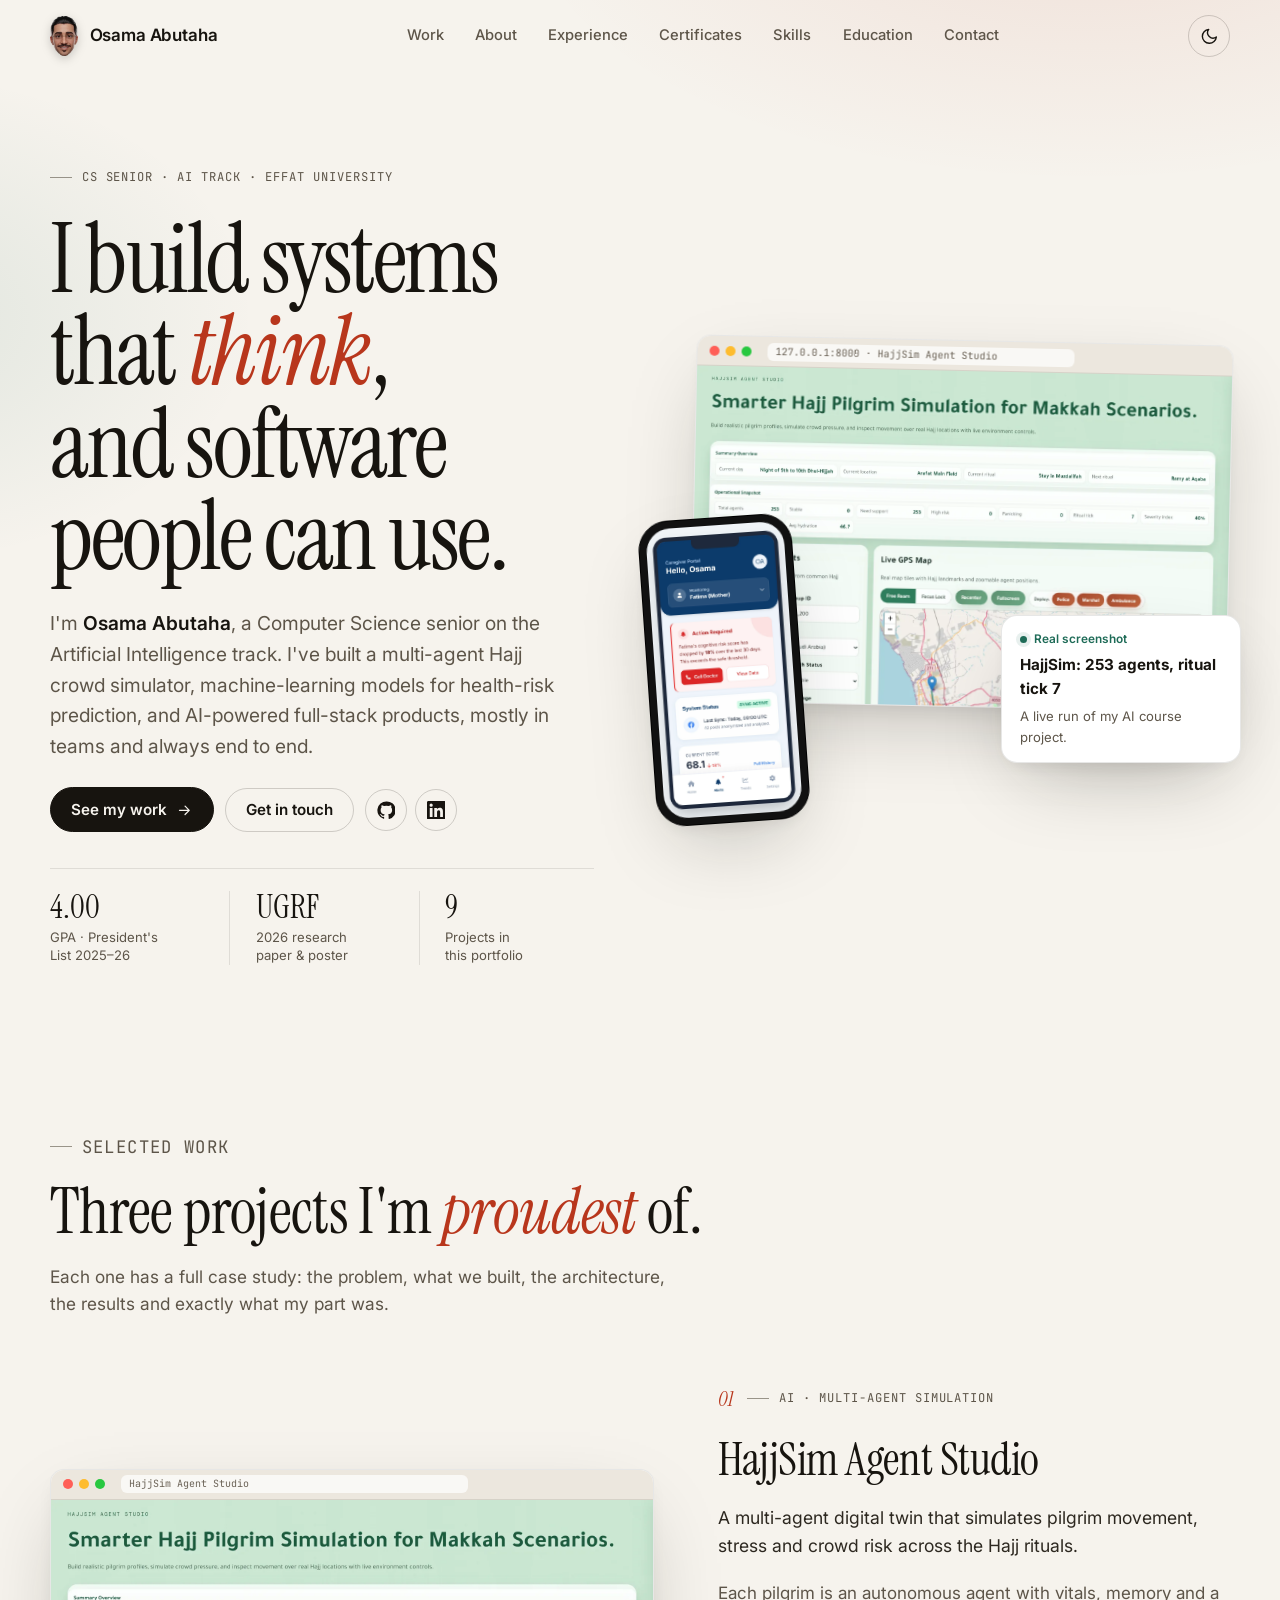
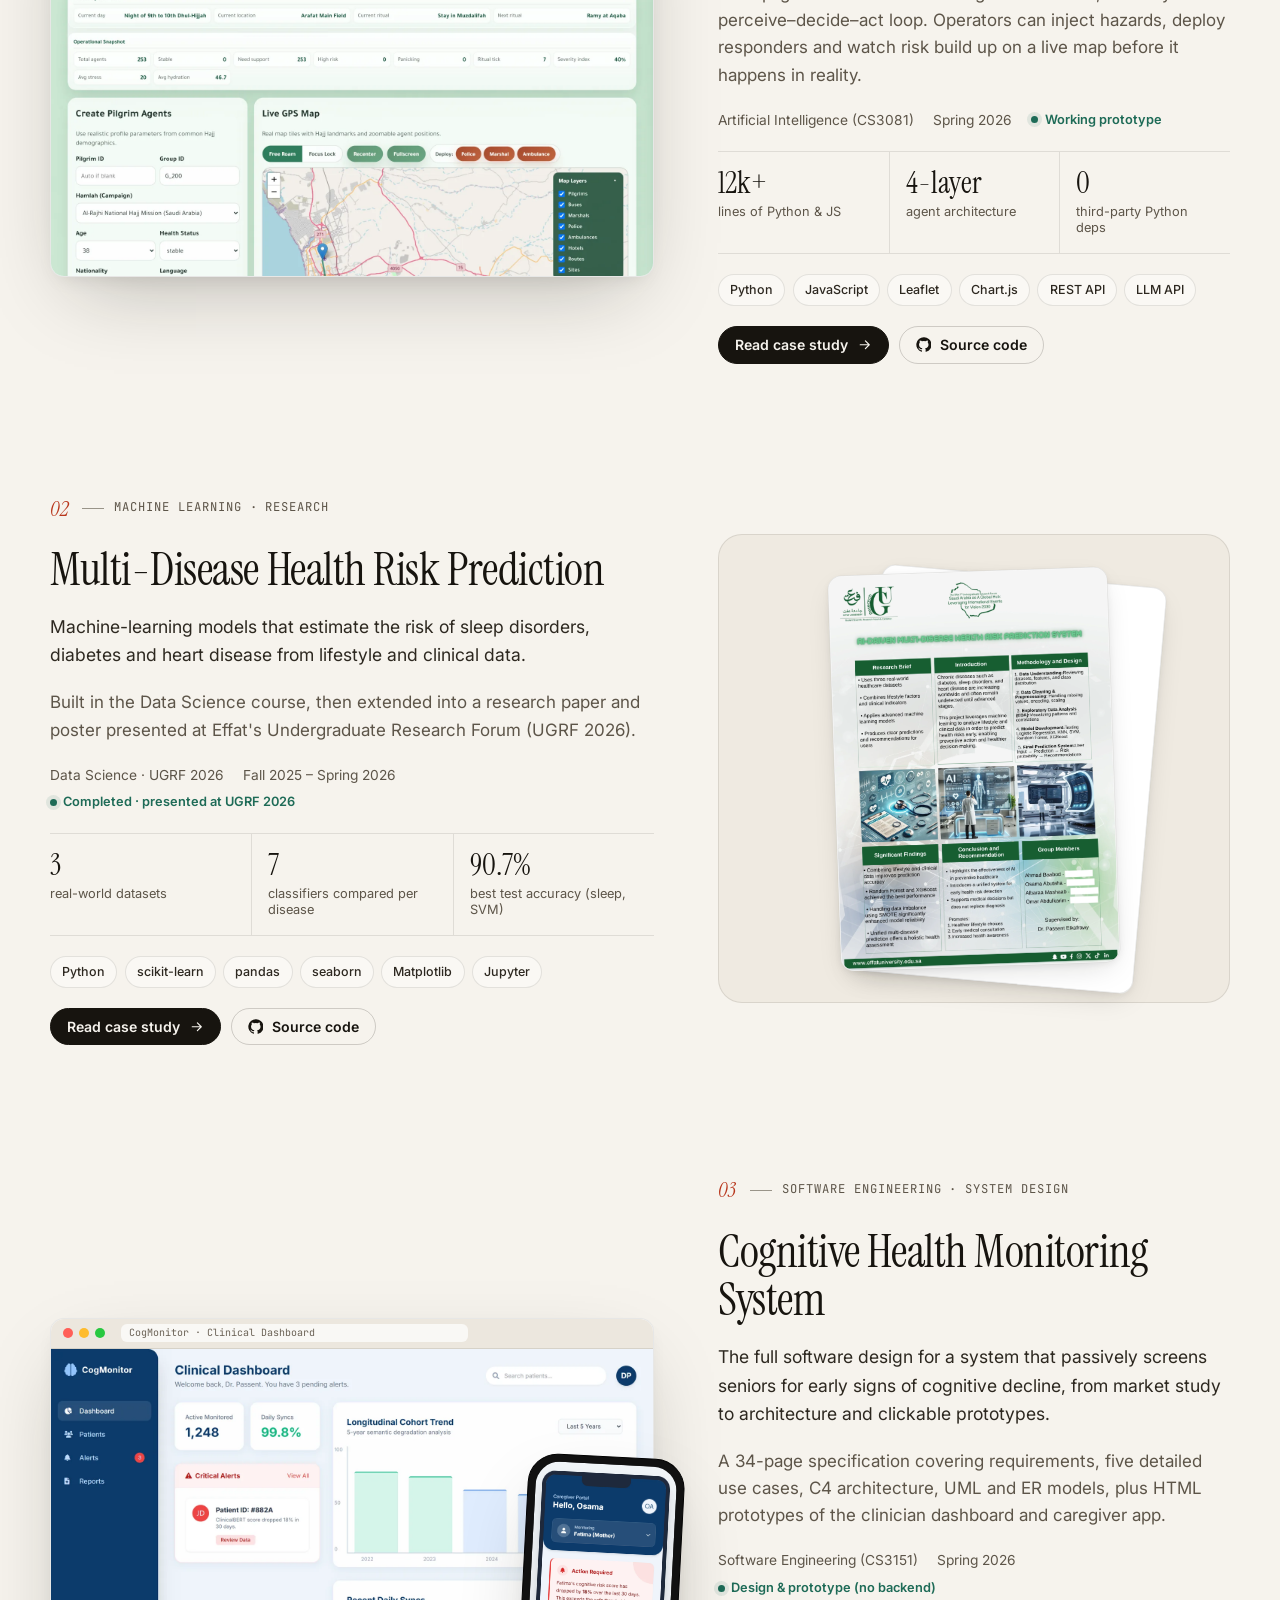
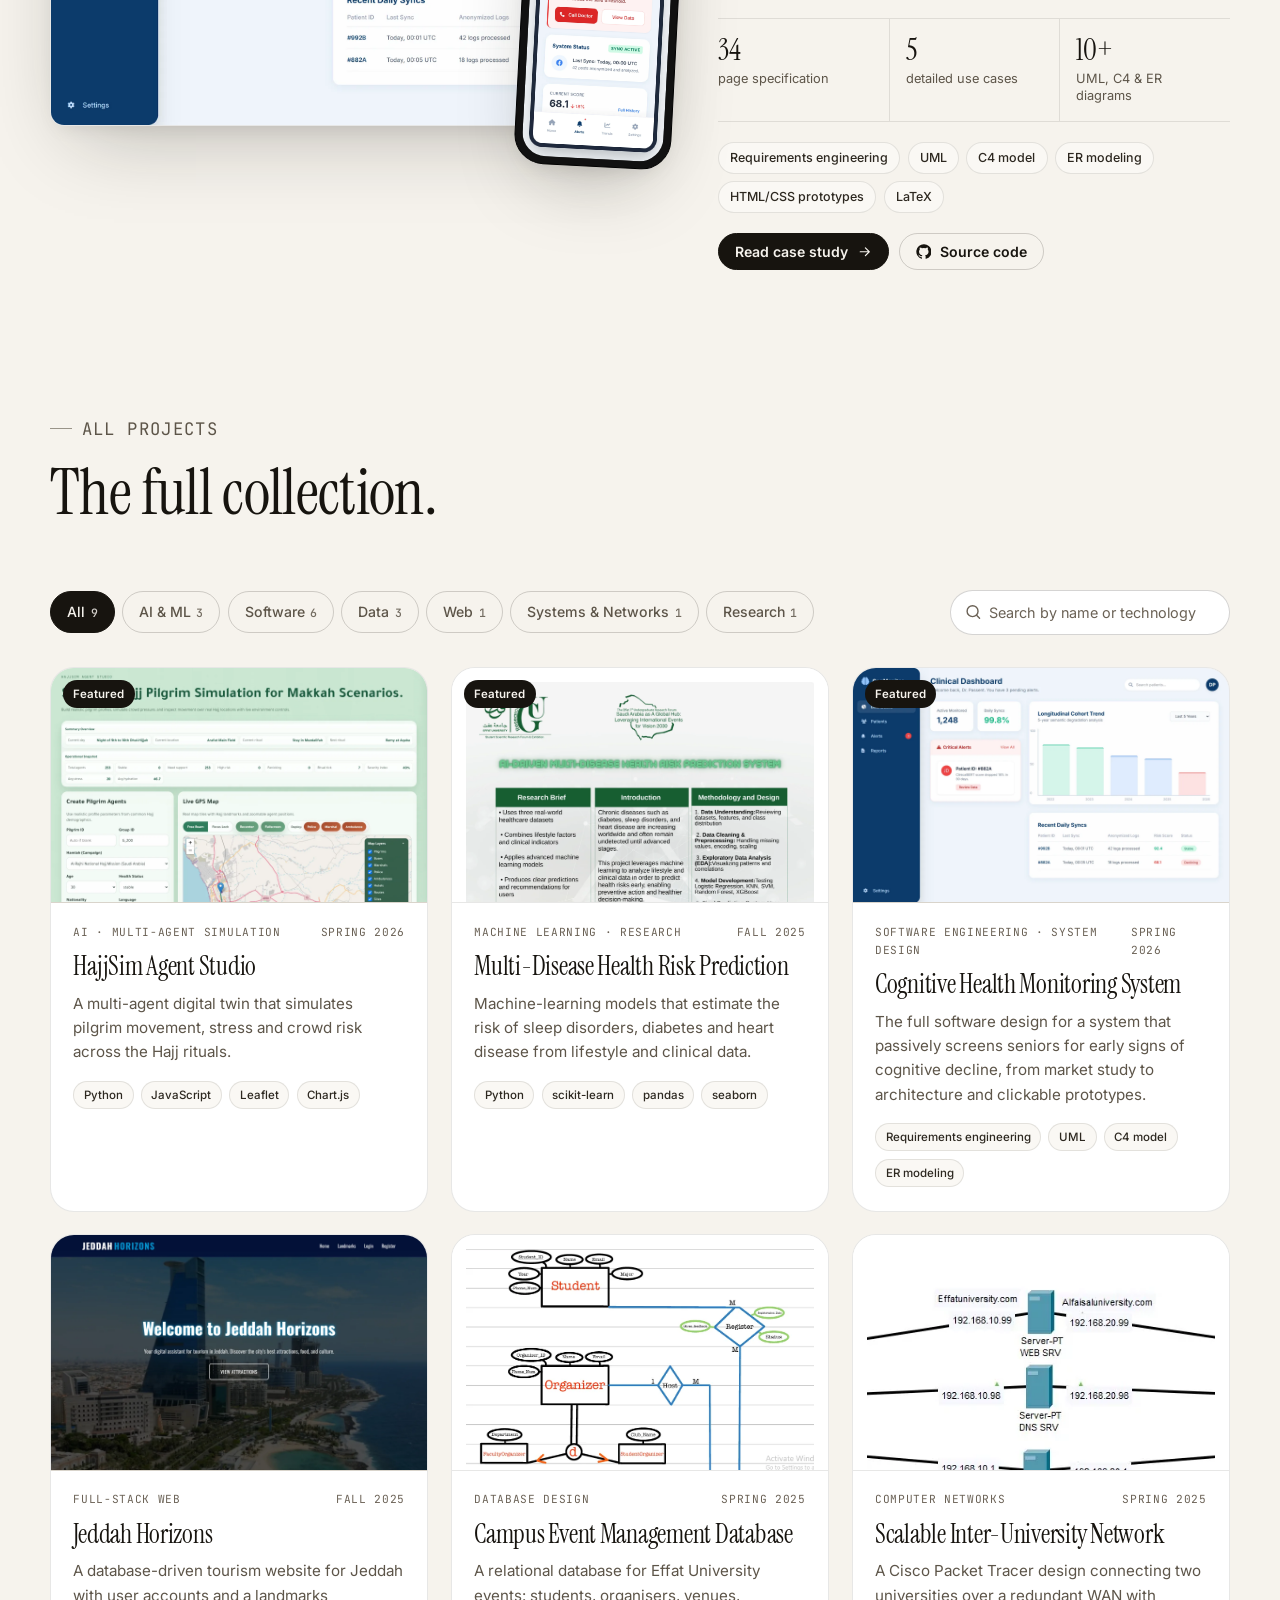
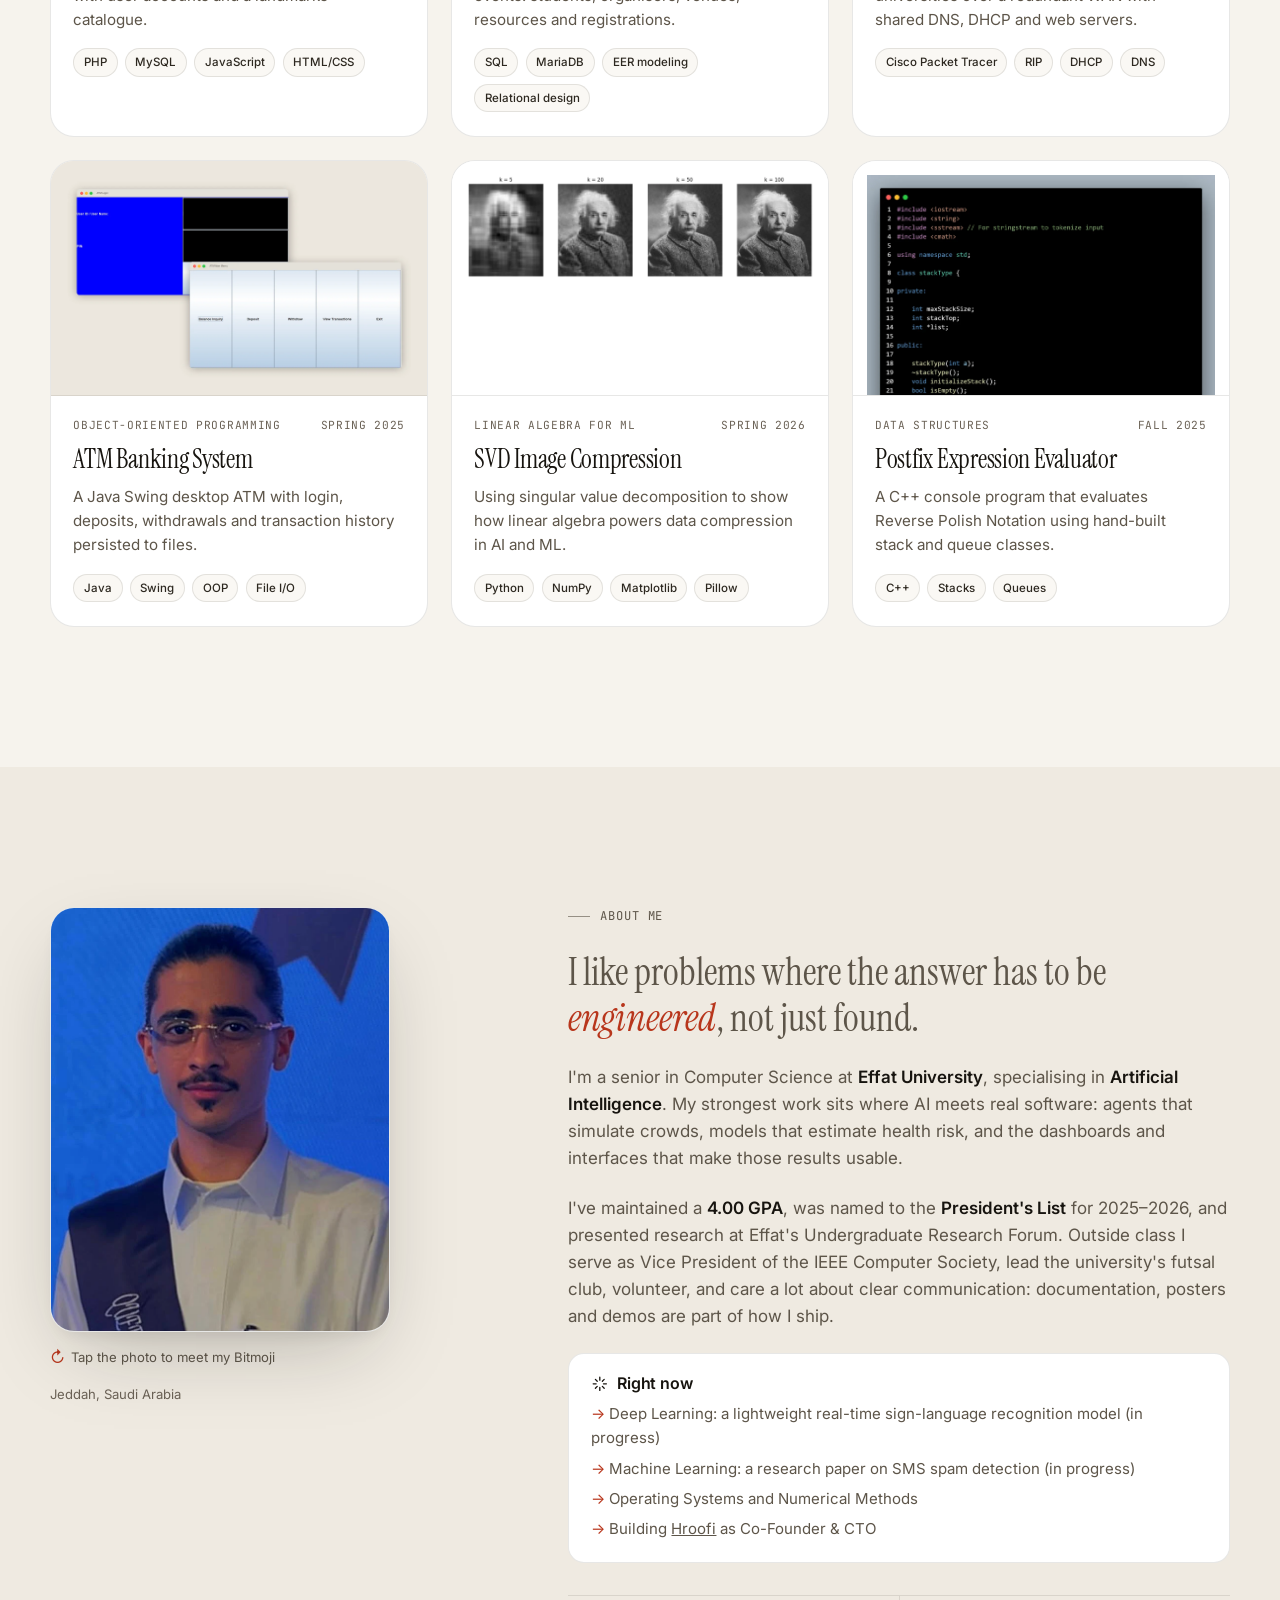
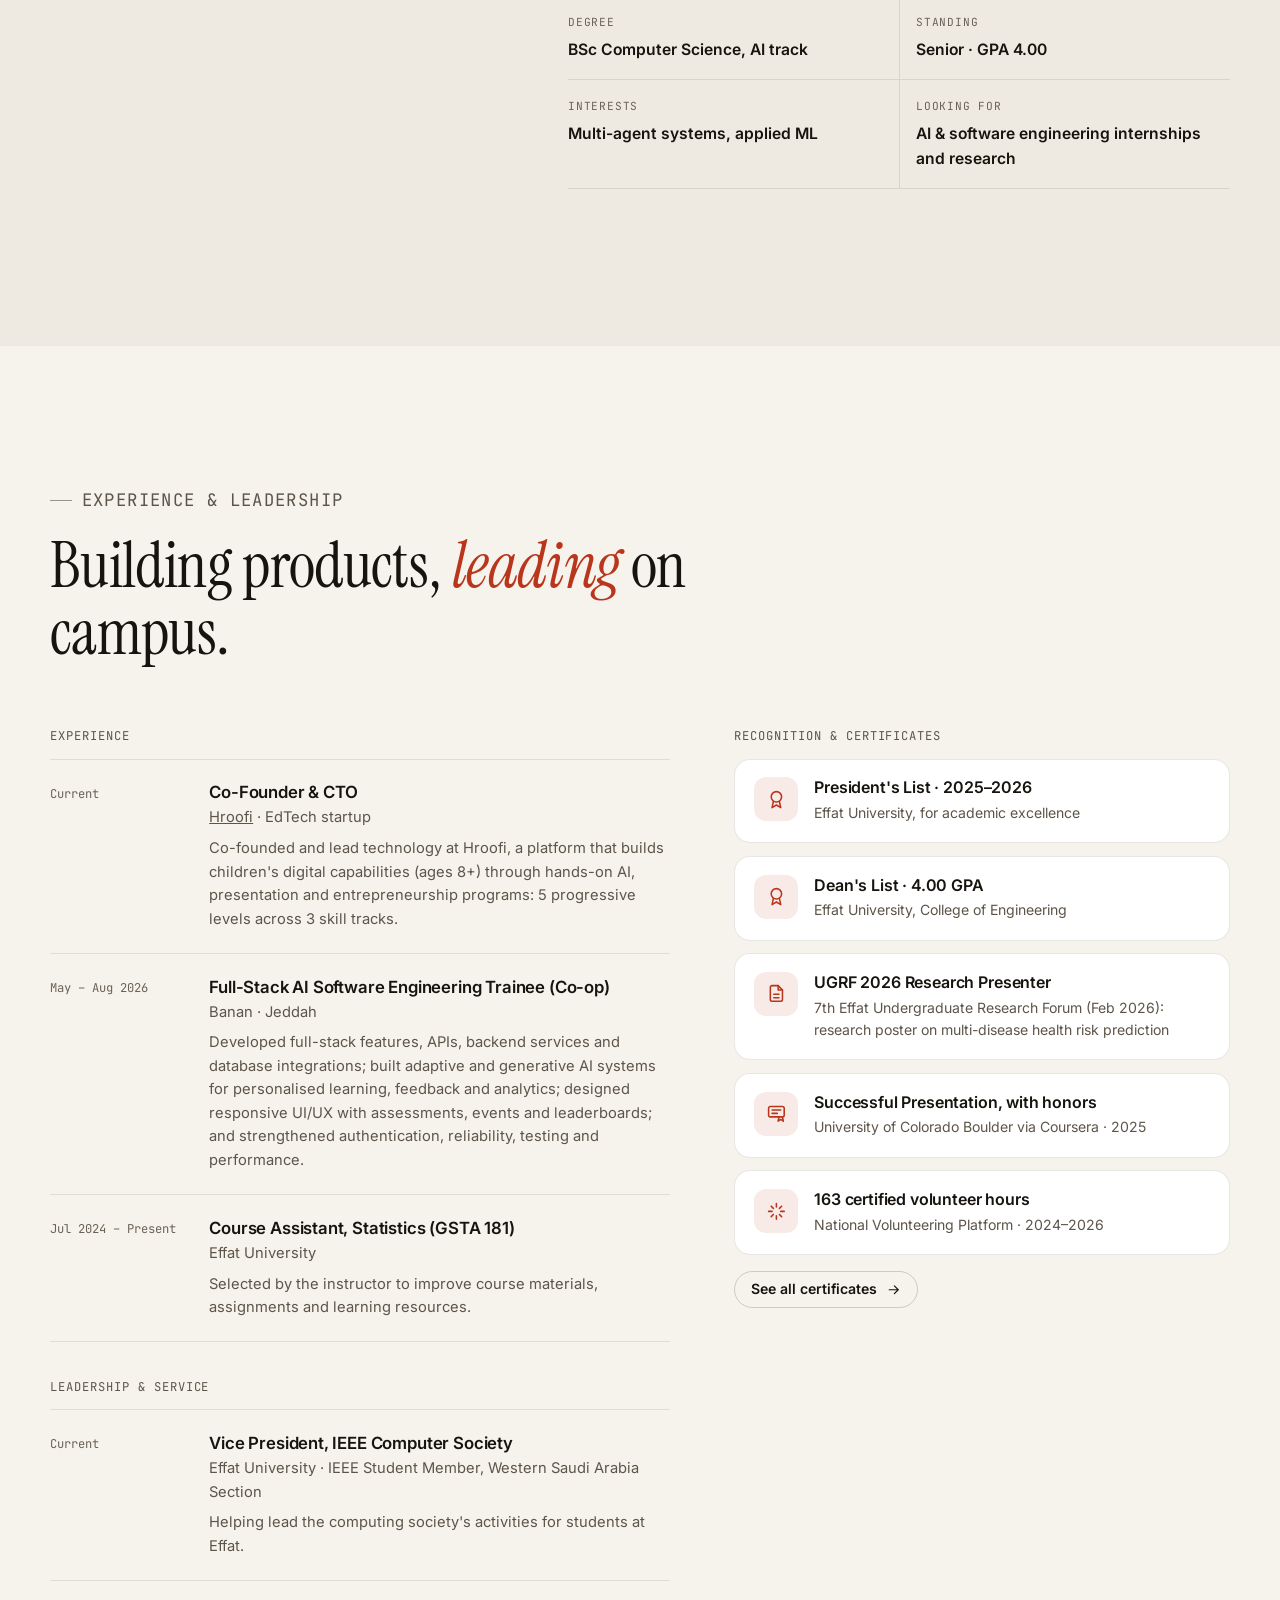
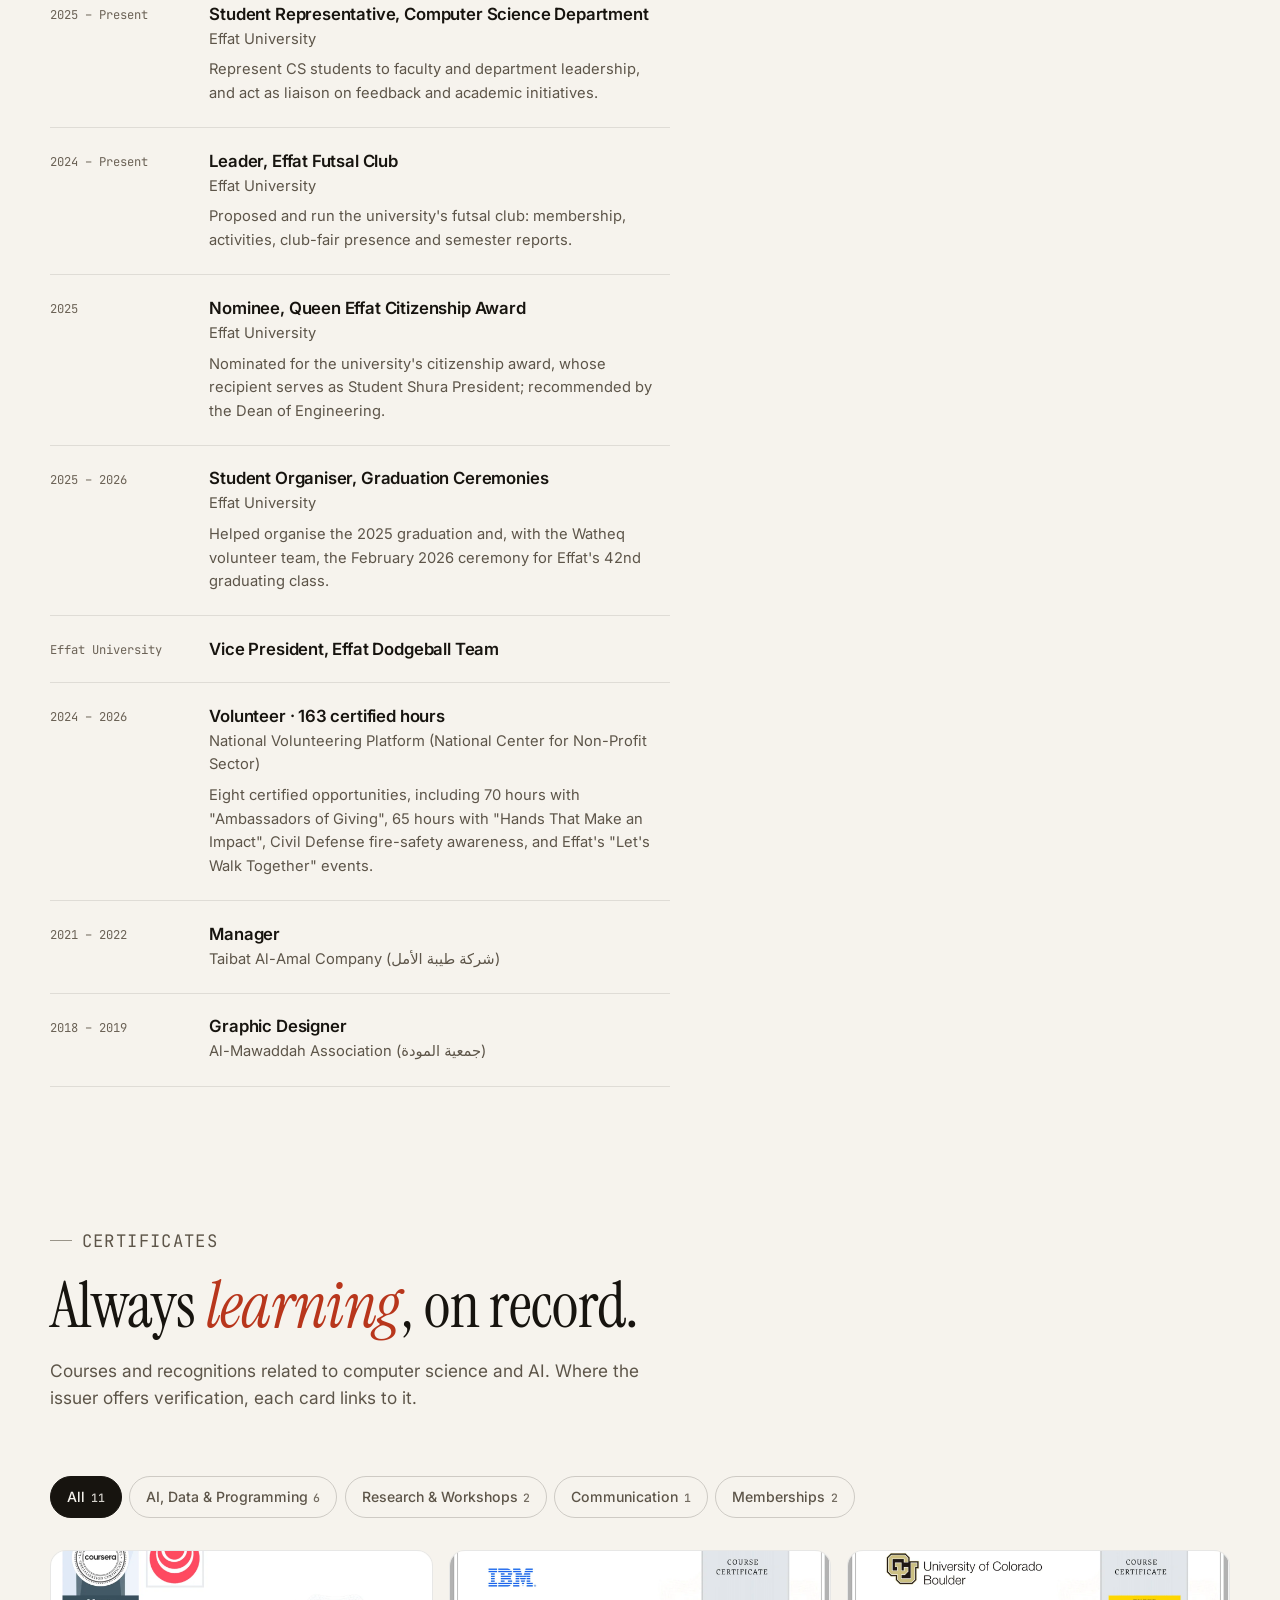
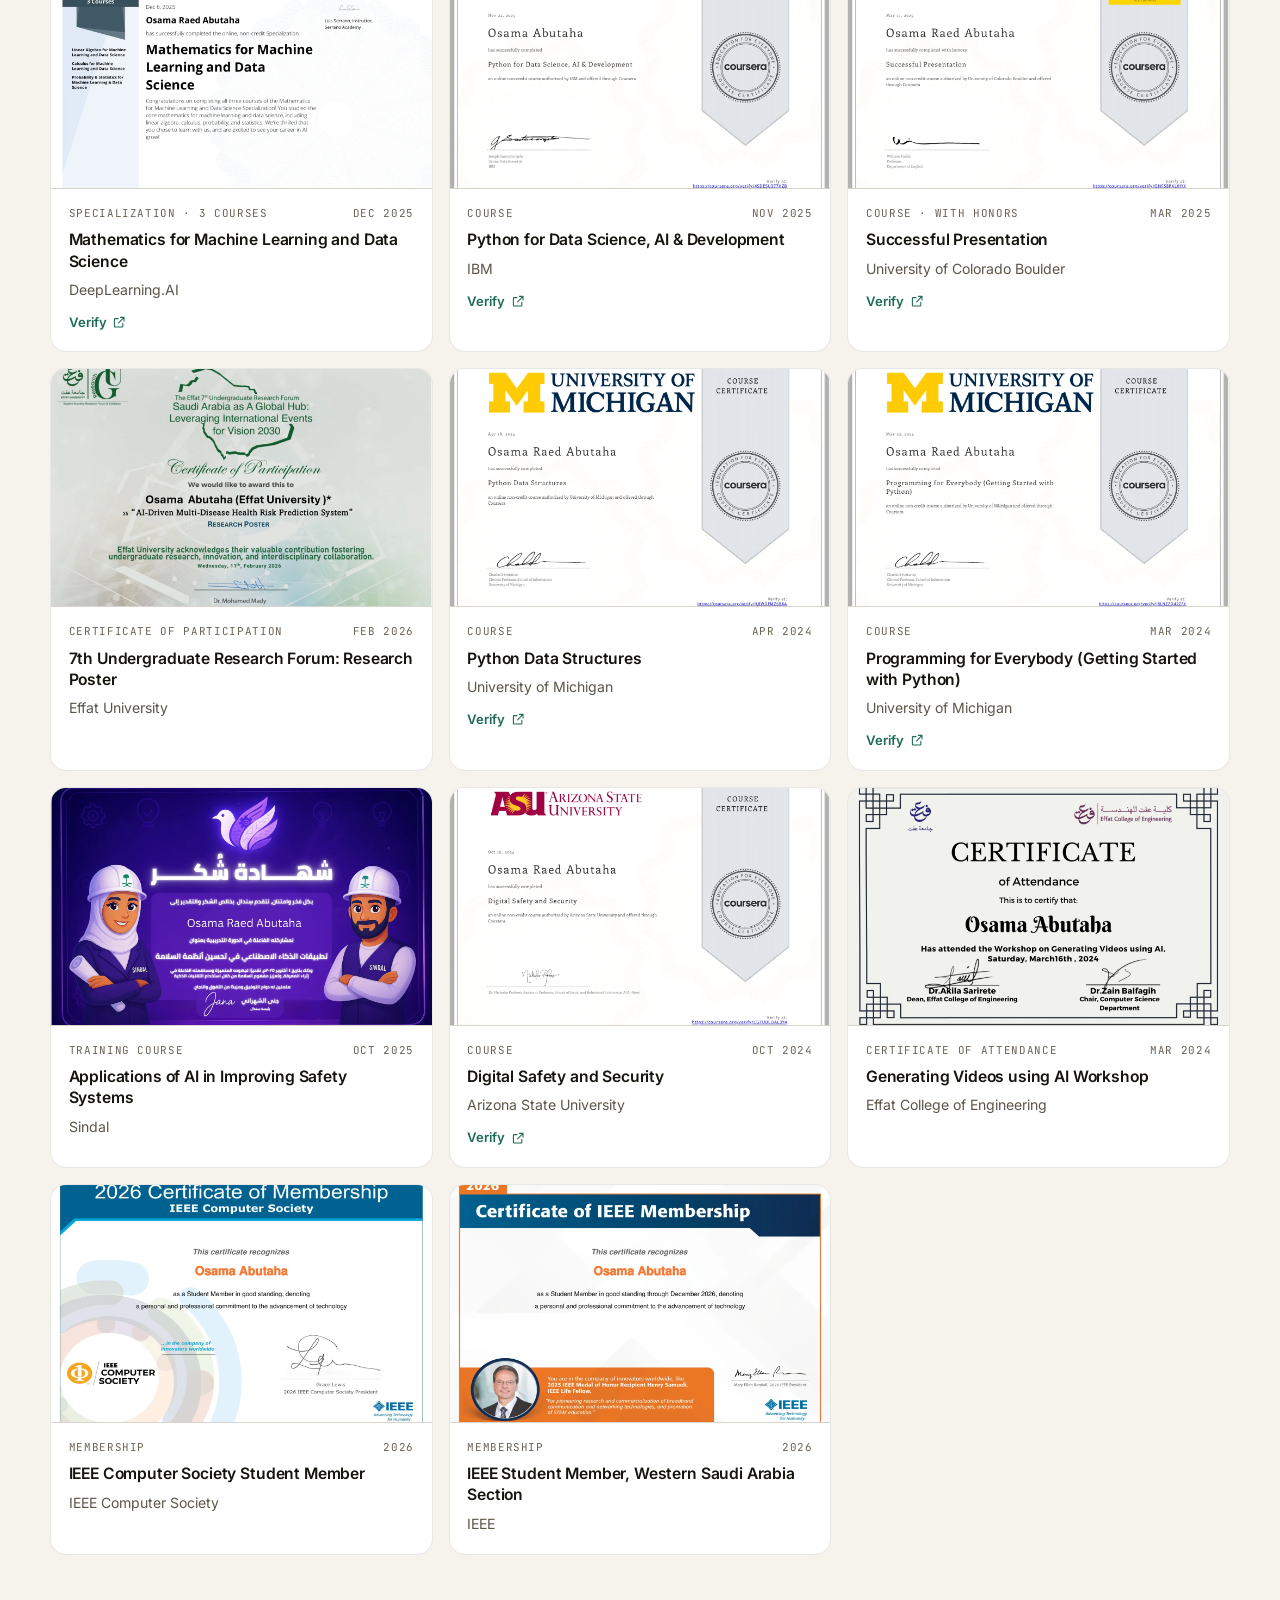
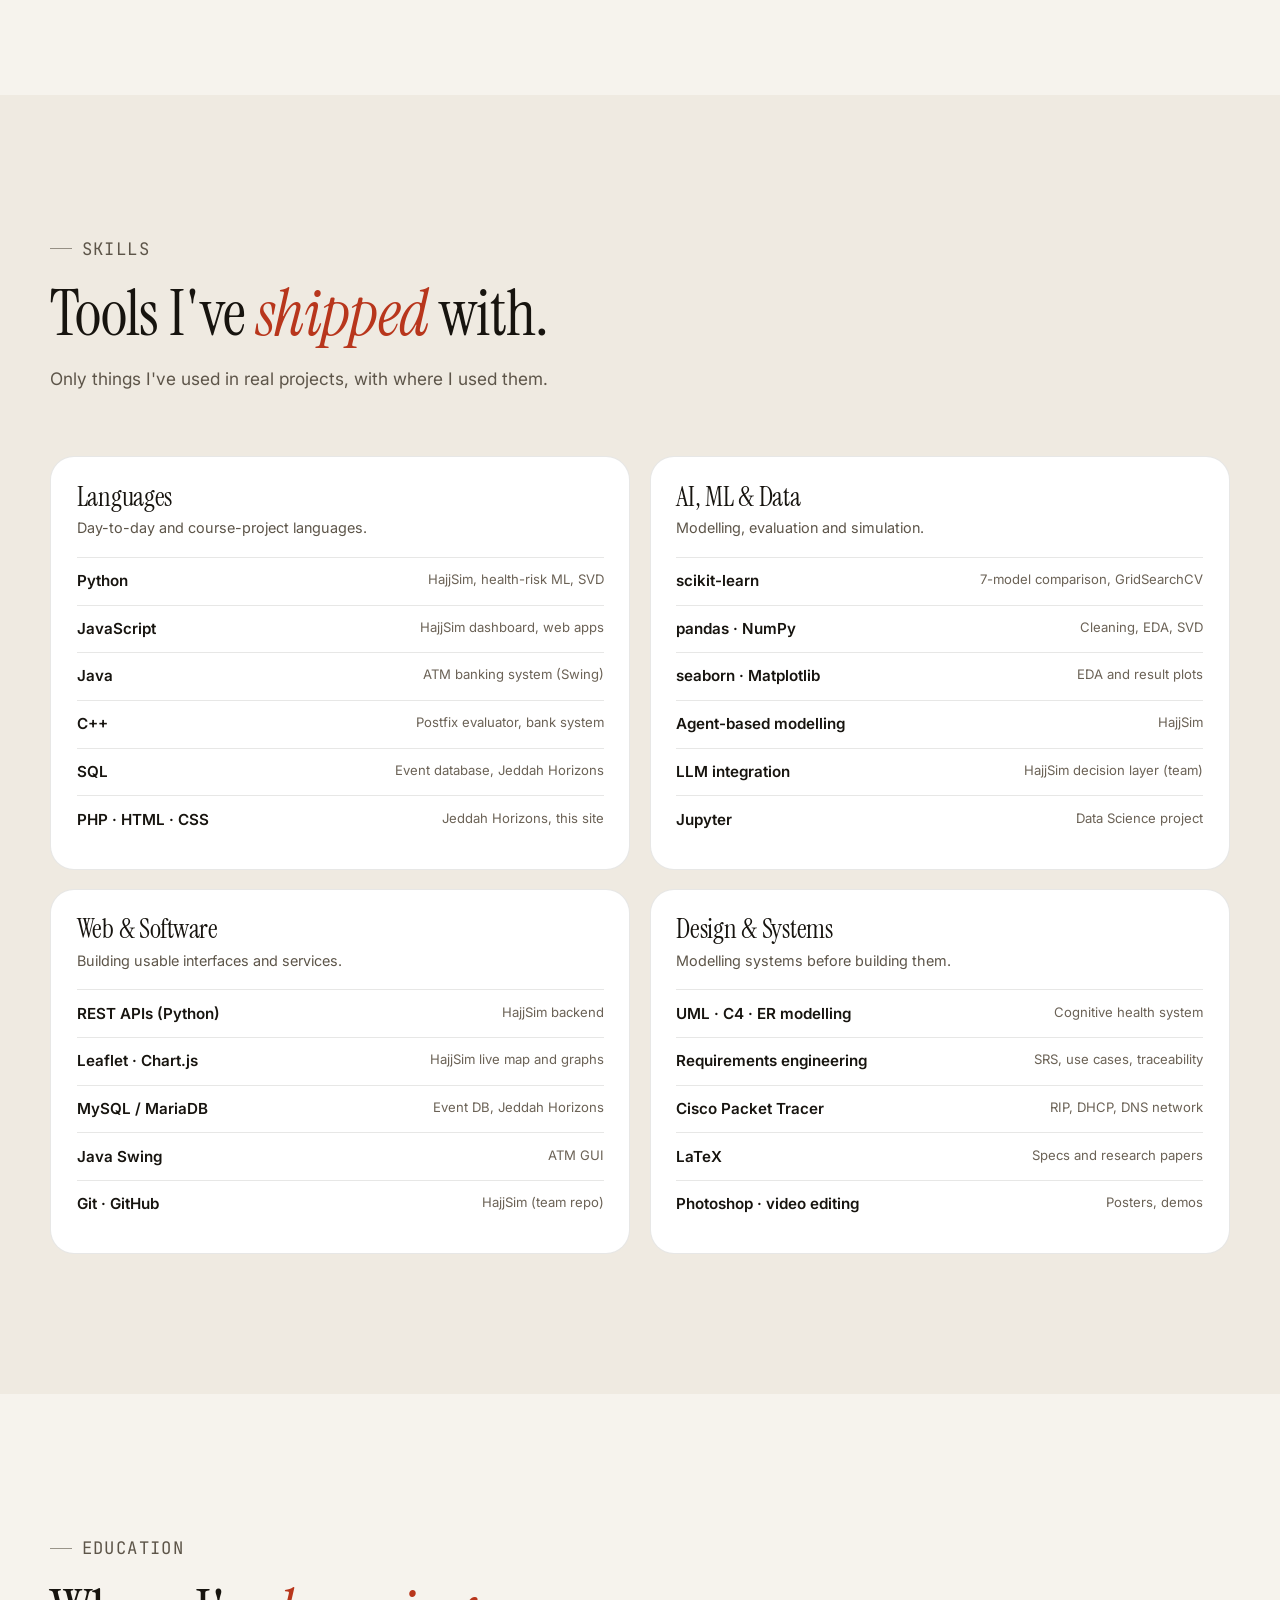
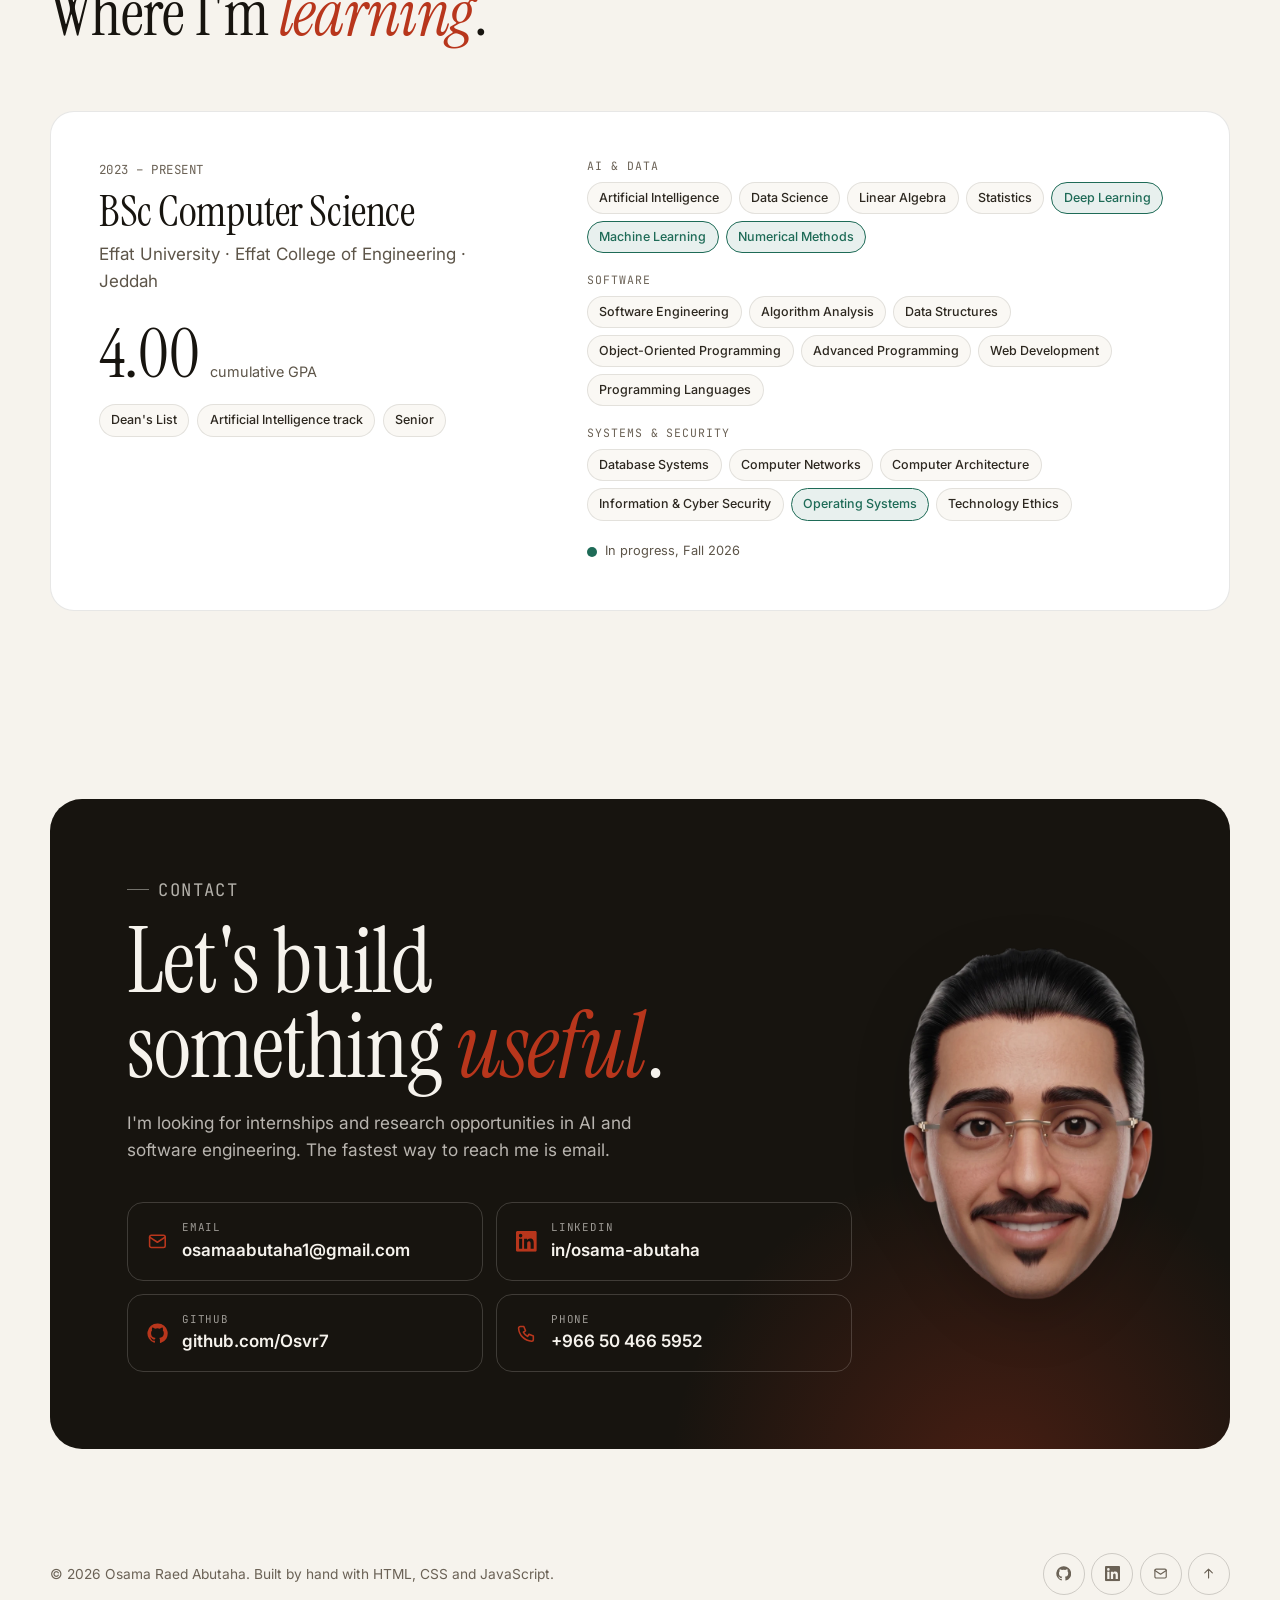
<file: index.html>
<!DOCTYPE html>
<html lang="en" class="no-js">
<head>
  <meta charset="UTF-8">
  <meta name="viewport" content="width=device-width, initial-scale=1">
  <title>Osama Abutaha · AI &amp; Software Engineering Portfolio</title>
  <meta name="description" content="Osama Abutaha, Computer Science senior on the AI track at Effat University. Projects in multi-agent simulation, machine learning, software design and full-stack development.">
  <meta name="author" content="Osama Raed Abutaha">
  <meta name="theme-color" content="#f6f3ed" media="(prefers-color-scheme: light)">
  <meta name="theme-color" content="#0e0d0b" media="(prefers-color-scheme: dark)">
  <link rel="canonical" href="https://osvr7.github.io/">

  <meta property="og:type" content="website">
  <meta property="og:url" content="https://osvr7.github.io/">
  <meta property="og:title" content="Osama Abutaha · AI & Software Engineering Portfolio">
  <meta property="og:description" content="Computer Science senior (AI track) building agent-based simulations, machine-learning models and the software around them.">
  <meta property="og:image" content="https://osvr7.github.io/images/og-image.png">
  <meta property="og:image:width" content="1200">
  <meta property="og:image:height" content="630">
  <meta name="twitter:card" content="summary_large_image">
  <meta name="twitter:title" content="Osama Abutaha · AI & Software Engineering Portfolio">
  <meta name="twitter:description" content="Agent-based simulation, machine learning, software design and full-stack projects.">
  <meta name="twitter:image" content="https://osvr7.github.io/images/og-image.png">

  <link rel="icon" href="favicon.ico" sizes="any">
  <link rel="icon" href="favicon-32.png" type="image/png" sizes="32x32">
  <link rel="icon" href="favicon-16.png" type="image/png" sizes="16x16">
  <link rel="apple-touch-icon" href="apple-touch-icon.png">
  <link rel="preconnect" href="https://fonts.googleapis.com">
  <link rel="preconnect" href="https://fonts.gstatic.com" crossorigin>
  <link href="https://fonts.googleapis.com/css2?family=Instrument+Serif:ital@0;1&family=Inter:wght@400;500;600;700&family=JetBrains+Mono:wght@400;500&display=swap" rel="stylesheet">
  <link rel="stylesheet" href="css/style.css">
  <link rel="preload" as="image" href="images/projects/hajjsim/dashboard.webp">

  <script>
    // Apply the saved or system theme before first paint to avoid a flash.
    (function () {
      var d = document.documentElement; d.classList.remove("no-js");
      var t = null; try { t = localStorage.getItem("theme"); } catch (e) {}
      if (!t) t = window.matchMedia && matchMedia("(prefers-color-scheme: dark)").matches ? "dark" : "light";
      d.setAttribute("data-theme", t);
    })();
  </script>
  <script type="application/ld+json">
  {
    "@context": "https://schema.org",
    "@type": "Person",
    "name": "Osama Raed Abutaha",
    "jobTitle": "Computer Science Student (AI Track)",
    "url": "https://osvr7.github.io/",
    "email": "mailto:osamaabutaha1@gmail.com",
    "alumniOf": { "@type": "CollegeOrUniversity", "name": "Effat University" },
    "sameAs": ["https://github.com/Osvr7", "https://www.linkedin.com/in/osama-abutaha"]
  }
  </script>
</head>

<body>
  <!-- Icon sprite -->
  <svg width="0" height="0" style="position:absolute" aria-hidden="true">
    <symbol id="i-arrow" viewBox="0 0 24 24"><path d="M5 12h14M13 6l6 6-6 6"/></symbol>
    <symbol id="i-external" viewBox="0 0 24 24"><path d="M14 4h6v6M20 4l-9 9M18 14v5a1 1 0 0 1-1 1H5a1 1 0 0 1-1-1V7a1 1 0 0 1 1-1h5"/></symbol>
    <symbol id="i-github" viewBox="0 0 24 24"><path class="icon-fill" d="M12 .5a11.5 11.5 0 0 0-3.64 22.41c.58.1.79-.25.79-.56v-2c-3.2.7-3.88-1.37-3.88-1.37-.53-1.33-1.28-1.69-1.28-1.69-1.05-.71.08-.7.08-.7 1.16.08 1.77 1.19 1.77 1.19 1.03 1.77 2.7 1.26 3.36.96.1-.75.4-1.26.73-1.55-2.55-.29-5.24-1.28-5.24-5.69 0-1.26.45-2.29 1.19-3.1-.12-.29-.52-1.46.11-3.05 0 0 .97-.31 3.17 1.18a11 11 0 0 1 5.77 0c2.2-1.49 3.17-1.18 3.17-1.18.63 1.59.23 2.76.11 3.05.74.81 1.19 1.84 1.19 3.1 0 4.42-2.7 5.39-5.26 5.68.41.36.78 1.06.78 2.14v3.17c0 .31.21.67.8.56A11.5 11.5 0 0 0 12 .5Z"/></symbol>
    <symbol id="i-linkedin" viewBox="0 0 24 24"><path class="icon-fill" d="M20.45 20.45h-3.56v-5.57c0-1.33-.02-3.04-1.85-3.04-1.86 0-2.14 1.45-2.14 2.95v5.66H9.34V9h3.42v1.56h.05c.48-.9 1.64-1.85 3.37-1.85 3.6 0 4.27 2.37 4.27 5.46v6.28ZM5.34 7.43a2.06 2.06 0 1 1 0-4.13 2.06 2.06 0 0 1 0 4.13ZM7.12 20.45H3.56V9h3.56v11.45ZM22.22 0H1.77C.79 0 0 .77 0 1.73v20.54C0 23.23.79 24 1.77 24h20.45c.98 0 1.78-.77 1.78-1.73V1.73C24 .77 23.2 0 22.22 0Z"/></symbol>
    <symbol id="i-mail" viewBox="0 0 24 24"><rect x="3" y="5" width="18" height="14" rx="2"/><path d="m3 7 9 6 9-6"/></symbol>
    <symbol id="i-phone" viewBox="0 0 24 24"><path d="M5 4h4l2 5-2.5 1.5a11 11 0 0 0 5 5L15 13l5 2v4a2 2 0 0 1-2 2A16 16 0 0 1 3 6a2 2 0 0 1 2-2"/></symbol>
    <symbol id="i-sun" viewBox="0 0 24 24"><circle cx="12" cy="12" r="4"/><path d="M12 2v2M12 20v2M4.9 4.9l1.4 1.4M17.7 17.7l1.4 1.4M2 12h2M20 12h2M4.9 19.1l1.4-1.4M17.7 6.3l1.4-1.4"/></symbol>
    <symbol id="i-moon" viewBox="0 0 24 24"><path d="M21 12.8A9 9 0 1 1 11.2 3a7 7 0 0 0 9.8 9.8Z"/></symbol>
    <symbol id="i-menu" viewBox="0 0 24 24"><path d="M4 7h16M4 12h16M4 17h16"/></symbol>
    <symbol id="i-search" viewBox="0 0 24 24"><circle cx="11" cy="11" r="7"/><path d="m20 20-3.5-3.5"/></symbol>
    <symbol id="i-award" viewBox="0 0 24 24"><circle cx="12" cy="9" r="6"/><path d="m8.5 14.5-1.5 7 5-3 5 3-1.5-7"/></symbol>
    <symbol id="i-doc" viewBox="0 0 24 24"><path d="M14 3H7a2 2 0 0 0-2 2v14a2 2 0 0 0 2 2h10a2 2 0 0 0 2-2V8z"/><path d="M14 3v5h5M9 13h6M9 17h6"/></symbol>
    <symbol id="i-cert" viewBox="0 0 24 24"><rect x="3" y="4" width="18" height="12" rx="2"/><path d="M7 8h10M7 12h6M15 16l-1 5 3-2 3 2-1-5"/></symbol>
    <symbol id="i-close" viewBox="0 0 24 24"><path d="M6 6l12 12M18 6 6 18"/></symbol>
    <symbol id="i-spark" viewBox="0 0 24 24"><path d="M12 3v4M12 17v4M3 12h4M17 12h4M6 6l2.5 2.5M15.5 15.5 18 18M6 18l2.5-2.5M15.5 8.5 18 6"/></symbol>
  </svg>

  <a class="skip-link" href="#main">Skip to content</a>

  <header class="nav" id="top">
    <div class="container nav-inner">
      <a href="#home" class="brand" aria-label="Osama Abutaha, home">
        <img class="brand-mark" src="images/me/bitmoji-mark.webp" width="91" height="128" alt="" aria-hidden="true">
        <span>Osama Abutaha</span>
      </a>
      <nav aria-label="Primary">
        <ul class="nav-links" id="nav-links">
          <li><a href="#work">Work</a></li>
          <li><a href="#about">About</a></li>
          <li><a href="#experience">Experience</a></li>
          <li><a href="#certificates">Certificates</a></li>
          <li><a href="#skills">Skills</a></li>
          <li><a href="#education">Education</a></li>
          <li><a href="#contact">Contact</a></li>
        </ul>
      </nav>
      <div class="nav-actions">
        <button class="icon-btn theme-toggle" type="button" aria-label="Switch colour theme">
          <svg class="icon icon-moon"><use href="#i-moon"/></svg>
          <svg class="icon icon-sun"><use href="#i-sun"/></svg>
        </button>
        <button class="icon-btn menu-toggle" type="button" aria-label="Open menu" aria-expanded="false" aria-controls="nav-links">
          <svg class="icon"><use href="#i-menu"/></svg>
        </button>
      </div>
    </div>
  </header>

  <main id="main">
    <!-- ============ HERO ============ -->
    <section class="hero" id="home">
      <div class="container hero-grid">
        <div class="hero-copy reveal">
          <p class="eyebrow">CS Senior · AI Track · Effat University</p>
          <h1>
            <span class="line">I build systems</span>
            <span class="line">that <em class="accent">think</em>,</span>
            <span class="line">and software</span>
            <span class="line">people can use.</span>
          </h1>
          <p class="hero-lede">
            I'm <strong>Osama Abutaha</strong>, a Computer Science senior on the Artificial Intelligence track.
            I've built a multi-agent Hajj crowd simulator, machine-learning models for health-risk prediction,
            and AI-powered full-stack products, mostly in teams and always end to end.
          </p>
          <div class="hero-actions">
            <a href="#work" class="btn btn-primary">See my work <svg class="icon icon-arrow"><use href="#i-arrow"/></svg></a>
            <a href="#contact" class="btn btn-ghost">Get in touch</a>
            <div class="hero-socials">
              <a class="icon-btn" href="https://github.com/Osvr7" target="_blank" rel="noopener noreferrer" aria-label="GitHub profile"><svg class="icon"><use href="#i-github"/></svg></a>
              <a class="icon-btn" href="https://www.linkedin.com/in/osama-abutaha" target="_blank" rel="noopener noreferrer" aria-label="LinkedIn profile"><svg class="icon"><use href="#i-linkedin"/></svg></a>
            </div>
          </div>
          <div class="hero-facts">
            <div class="fact"><strong>4.00</strong><span>GPA · President's<br>List 2025–26</span></div>
            <div class="fact"><strong>UGRF</strong><span>2026 research<br>paper &amp; poster</span></div>
            <div class="fact"><strong>9</strong><span>Projects in<br>this portfolio</span></div>
          </div>
        </div>

        <div class="hero-stage reveal" aria-hidden="true">
          <div class="frame frame-browser stage-main" data-depth="10">
            <div class="frame-bar"><i></i><i></i><i></i><span class="url">127.0.0.1:8000 · HajjSim Agent Studio</span></div>
            <img src="images/projects/hajjsim/dashboard.webp" width="1600" height="1000" alt="">
          </div>
          <div class="frame frame-phone stage-phone" data-depth="22">
            <img src="images/projects/cognitive-health/caregiver-app.webp" width="860" height="1800" alt="" loading="lazy">
          </div>
          <div class="stage-chip" data-depth="16">
            <span class="status">Real screenshot</span>
            <strong>HajjSim: 253 agents, ritual tick 7</strong>
            <span>A live run of my AI course project.</span>
          </div>
        </div>
      </div>
    </section>

    <!-- ============ FEATURED WORK ============ -->
    <section class="section" id="work" style="padding-top: clamp(40px, 6vw, 72px);">
      <div class="container">
        <div class="section-head reveal">
          <p class="eyebrow">Selected work</p>
          <h2>Three projects I'm <em class="accent">proudest</em> of.</h2>
          <p>Each one has a full case study: the problem, what we built, the architecture, the results and exactly what my part was.</p>
        </div>
        <div class="featured-list" id="featured-list"></div>
      </div>
    </section>

    <!-- ============ ALL PROJECTS ============ -->
    <section class="section" id="projects" style="padding-top: 0;">
      <div class="container">
        <div class="section-head split reveal">
          <div>
            <p class="eyebrow">All projects</p>
            <h2 style="margin-top:1rem">The full collection.</h2>
          </div>
        </div>
        <div class="toolbar reveal">
          <div class="filters" id="filters" role="group" aria-label="Filter projects by category"></div>
          <label class="search">
            <span class="sr-only">Search projects</span>
            <svg class="icon"><use href="#i-search"/></svg>
            <input type="search" id="project-search" placeholder="Search by name or technology" autocomplete="off">
          </label>
        </div>
        <div class="grid" id="project-grid" aria-live="polite"></div>
      </div>
    </section>

    <!-- ============ ABOUT ============ -->
    <section class="section" id="about" style="background: var(--bg-2);">
      <div class="container about-grid">
        <figure class="portrait reveal">
          <button class="flip" type="button" aria-pressed="false" aria-label="Show my Bitmoji instead of my photo">
            <span class="flip-inner">
              <span class="flip-face flip-front"><img src="images/me/photo.webp" width="683" height="853" alt="Photo of Osama Abutaha" loading="lazy"></span>
              <span class="flip-face flip-back"><img src="images/me/bitmoji.webp" width="640" height="900" alt="Osama Abutaha's Bitmoji" loading="lazy"></span>
            </span>
          </button>
          <figcaption><span class="flip-hint">Tap the photo to meet my Bitmoji</span><span>Jeddah, Saudi Arabia</span></figcaption>
        </figure>
        <div class="about-copy reveal">
          <p class="eyebrow">About me</p>
          <p class="lead">I like problems where the answer has to be <em class="accent">engineered</em>, not just found.</p>
          <p>
            I'm a senior in Computer Science at <strong>Effat University</strong>, specialising in
            <strong>Artificial Intelligence</strong>. My strongest work sits where AI meets real software:
            agents that simulate crowds, models that estimate health risk, and the dashboards and
            interfaces that make those results usable.
          </p>
          <p>
            I've maintained a <strong>4.00 GPA</strong>, was named to the <strong>President's List</strong> for 2025–2026, and presented research at
            Effat's Undergraduate Research Forum. Outside class I serve as Vice President of the IEEE Computer Society,
            lead the university's futsal club, volunteer, and care a lot about clear communication: documentation, posters and demos
            are part of how I ship.
          </p>
          <div class="now">
            <h3><svg class="icon"><use href="#i-spark"/></svg> Right now</h3>
            <ul>
              <li>Deep Learning: a lightweight real-time sign-language recognition model (in progress)</li>
              <li>Machine Learning: a research paper on SMS spam detection (in progress)</li>
              <li>Operating Systems and Numerical Methods</li>
              <li>Building <a href="https://hroofi.com" target="_blank" rel="noopener noreferrer" style="text-decoration:underline">Hroofi</a> as Co-Founder &amp; CTO</li>
            </ul>
          </div>
          <dl class="info-list">
            <div class="info"><dt>Degree</dt><dd>BSc Computer Science, AI track</dd></div>
            <div class="info"><dt>Standing</dt><dd>Senior · GPA 4.00</dd></div>
            <div class="info"><dt>Interests</dt><dd>Multi-agent systems, applied ML</dd></div>
            <div class="info"><dt>Looking for</dt><dd>AI &amp; software engineering internships and research</dd></div>
          </dl>
        </div>
      </div>
    </section>

    <!-- ============ EXPERIENCE ============ -->
    <section class="section" id="experience">
      <div class="container">
        <div class="section-head reveal">
          <p class="eyebrow">Experience &amp; leadership</p>
          <h2>Building products, <em class="accent">leading</em> on campus.</h2>
        </div>
        <div class="exp-grid">
          <div class="reveal">
            <h3 class="col-title">Experience</h3>
            <ol class="timeline">
              <li>
                <span class="when">Current</span>
                <div>
                  <h3>Co-Founder &amp; CTO</h3>
                  <p class="org"><a href="https://hroofi.com" target="_blank" rel="noopener noreferrer" style="text-decoration:underline">Hroofi</a> · EdTech startup</p>
                  <p>Co-founded and lead technology at Hroofi, a platform that builds children's digital capabilities (ages 8+) through hands-on AI, presentation and entrepreneurship programs: 5 progressive levels across 3 skill tracks.</p>
                </div>
              </li>
              <li>
                <span class="when">May – Aug 2026</span>
                <div>
                  <h3>Full-Stack AI Software Engineering Trainee (Co-op)</h3>
                  <p class="org">Banan · Jeddah</p>
                  <p>Developed full-stack features, APIs, backend services and database integrations; built adaptive and generative AI systems for personalised learning, feedback and analytics; designed responsive UI/UX with assessments, events and leaderboards; and strengthened authentication, reliability, testing and performance.</p>
                </div>
              </li>
              <li>
                <span class="when">Jul 2024 – Present</span>
                <div>
                  <h3>Course Assistant, Statistics (GSTA 181)</h3>
                  <p class="org">Effat University</p>
                  <p>Selected by the instructor to improve course materials, assignments and learning resources.</p>
                </div>
              </li>
            </ol>
            <h3 class="col-title" style="margin-top:2.4rem">Leadership &amp; service</h3>
            <ol class="timeline">
              <li>
                <span class="when">Current</span>
                <div>
                  <h3>Vice President, IEEE Computer Society</h3>
                  <p class="org">Effat University · IEEE Student Member, Western Saudi Arabia Section</p>
                  <p>Helping lead the computing society's activities for students at Effat.</p>
                </div>
              </li>
              <li>
                <span class="when">2025 – Present</span>
                <div>
                  <h3>Student Representative, Computer Science Department</h3>
                  <p class="org">Effat University</p>
                  <p>Represent CS students to faculty and department leadership, and act as liaison on feedback and academic initiatives.</p>
                </div>
              </li>
              <li>
                <span class="when">2024 – Present</span>
                <div>
                  <h3>Leader, Effat Futsal Club</h3>
                  <p class="org">Effat University</p>
                  <p>Proposed and run the university's futsal club: membership, activities, club-fair presence and semester reports.</p>
                </div>
              </li>
              <li>
                <span class="when">2025</span>
                <div>
                  <h3>Nominee, Queen Effat Citizenship Award</h3>
                  <p class="org">Effat University</p>
                  <p>Nominated for the university's citizenship award, whose recipient serves as Student Shura President; recommended by the Dean of Engineering.</p>
                </div>
              </li>
              <li>
                <span class="when">2025 – 2026</span>
                <div>
                  <h3>Student Organiser, Graduation Ceremonies</h3>
                  <p class="org">Effat University</p>
                  <p>Helped organise the 2025 graduation and, with the Watheq volunteer team, the February 2026 ceremony for Effat's 42nd graduating class.</p>
                </div>
              </li>
              <li>
                <span class="when">Effat University</span>
                <div>
                  <h3>Vice President, Effat Dodgeball Team</h3>
                </div>
              </li>
              <li>
                <span class="when">2024 – 2026</span>
                <div>
                  <h3>Volunteer · 163 certified hours</h3>
                  <p class="org">National Volunteering Platform (National Center for Non-Profit Sector)</p>
                  <p>Eight certified opportunities, including 70 hours with "Ambassadors of Giving", 65 hours with "Hands That Make an Impact", Civil Defense fire-safety awareness, and Effat's "Let's Walk Together" events.</p>
                </div>
              </li>
              <li>
                <span class="when">2021 – 2022</span>
                <div>
                  <h3>Manager</h3>
                  <p class="org">Taibat Al-Amal Company (شركة طيبة الأمل)</p>
                </div>
              </li>
              <li>
                <span class="when">2018 – 2019</span>
                <div>
                  <h3>Graphic Designer</h3>
                  <p class="org">Al-Mawaddah Association (جمعية المودة)</p>
                </div>
              </li>
            </ol>
          </div>
          <div class="reveal">
            <h3 class="col-title">Recognition &amp; certificates</h3>
            <ul class="awards">
              <li class="award">
                <span class="badge"><svg class="icon"><use href="#i-award"/></svg></span>
                <div><h3>President's List · 2025–2026</h3><p>Effat University, for academic excellence</p></div>
              </li>
              <li class="award">
                <span class="badge"><svg class="icon"><use href="#i-award"/></svg></span>
                <div><h3>Dean's List · 4.00 GPA</h3><p>Effat University, College of Engineering</p></div>
              </li>
              <li class="award">
                <span class="badge"><svg class="icon"><use href="#i-doc"/></svg></span>
                <div><h3>UGRF 2026 Research Presenter</h3><p>7th Effat Undergraduate Research Forum (Feb 2026): research poster on multi-disease health risk prediction</p></div>
              </li>
              <li class="award">
                <span class="badge"><svg class="icon"><use href="#i-cert"/></svg></span>
                <div><h3>Successful Presentation, with honors</h3><p>University of Colorado Boulder via Coursera · 2025</p></div>
              </li>
              <li class="award">
                <span class="badge"><svg class="icon"><use href="#i-spark"/></svg></span>
                <div><h3>163 certified volunteer hours</h3><p>National Volunteering Platform · 2024–2026</p></div>
              </li>
            </ul>
            <a class="btn btn-ghost btn-sm" href="#certificates" style="margin-top:1rem">See all certificates <svg class="icon icon-arrow"><use href="#i-arrow"/></svg></a>
          </div>
        </div>
      </div>
    </section>

    <!-- ============ CERTIFICATES ============ -->
    <section class="section" id="certificates" style="padding-top:0">
      <div class="container">
        <div class="section-head reveal">
          <p class="eyebrow">Certificates</p>
          <h2>Always <em class="accent">learning</em>, on record.</h2>
          <p>Courses and recognitions related to computer science and AI. Where the issuer offers verification, each card links to it.</p>
        </div>
        <div class="toolbar reveal">
          <div class="filters" id="cert-filters" role="group" aria-label="Filter certificates"></div>
        </div>
        <div class="cert-grid" id="cert-grid" aria-live="polite"></div>
      </div>
    </section>

    <!-- ============ SKILLS ============ -->
    <section class="section" id="skills" style="background: var(--bg-2);">
      <div class="container">
        <div class="section-head reveal">
          <p class="eyebrow">Skills</p>
          <h2>Tools I've <em class="accent">shipped</em> with.</h2>
          <p>Only things I've used in real projects, with where I used them.</p>
        </div>
        <div class="skills-grid">
          <article class="skill-group reveal">
            <h3>Languages</h3>
            <p>Day-to-day and course-project languages.</p>
            <ul class="skill-list">
              <li><span>Python</span><span>HajjSim, health-risk ML, SVD</span></li>
              <li><span>JavaScript</span><span>HajjSim dashboard, web apps</span></li>
              <li><span>Java</span><span>ATM banking system (Swing)</span></li>
              <li><span>C++</span><span>Postfix evaluator, bank system</span></li>
              <li><span>SQL</span><span>Event database, Jeddah Horizons</span></li>
              <li><span>PHP · HTML · CSS</span><span>Jeddah Horizons, this site</span></li>
            </ul>
          </article>
          <article class="skill-group reveal">
            <h3>AI, ML &amp; Data</h3>
            <p>Modelling, evaluation and simulation.</p>
            <ul class="skill-list">
              <li><span>scikit-learn</span><span>7-model comparison, GridSearchCV</span></li>
              <li><span>pandas · NumPy</span><span>Cleaning, EDA, SVD</span></li>
              <li><span>seaborn · Matplotlib</span><span>EDA and result plots</span></li>
              <li><span>Agent-based modelling</span><span>HajjSim</span></li>
              <li><span>LLM integration</span><span>HajjSim decision layer (team)</span></li>
              <li><span>Jupyter</span><span>Data Science project</span></li>
            </ul>
          </article>
          <article class="skill-group reveal">
            <h3>Web &amp; Software</h3>
            <p>Building usable interfaces and services.</p>
            <ul class="skill-list">
              <li><span>REST APIs (Python)</span><span>HajjSim backend</span></li>
              <li><span>Leaflet · Chart.js</span><span>HajjSim live map and graphs</span></li>
              <li><span>MySQL / MariaDB</span><span>Event DB, Jeddah Horizons</span></li>
              <li><span>Java Swing</span><span>ATM GUI</span></li>
              <li><span>Git · GitHub</span><span>HajjSim (team repo)</span></li>
            </ul>
          </article>
          <article class="skill-group reveal">
            <h3>Design &amp; Systems</h3>
            <p>Modelling systems before building them.</p>
            <ul class="skill-list">
              <li><span>UML · C4 · ER modelling</span><span>Cognitive health system</span></li>
              <li><span>Requirements engineering</span><span>SRS, use cases, traceability</span></li>
              <li><span>Cisco Packet Tracer</span><span>RIP, DHCP, DNS network</span></li>
              <li><span>LaTeX</span><span>Specs and research papers</span></li>
              <li><span>Photoshop · video editing</span><span>Posters, demos</span></li>
            </ul>
          </article>
        </div>
      </div>
    </section>

    <!-- ============ EDUCATION ============ -->
    <section class="section" id="education">
      <div class="container">
        <div class="section-head reveal">
          <p class="eyebrow">Education</p>
          <h2>Where I'm <em class="accent">learning</em>.</h2>
        </div>
        <div class="edu-card reveal">
          <div class="edu-main">
            <p class="mono" style="color:var(--faint)">2023 – Present</p>
            <h3 style="margin-top:.6rem">BSc Computer Science</h3>
            <p class="org">Effat University · Effat College of Engineering · Jeddah</p>
            <div class="gpa"><strong>4.00</strong><span>cumulative GPA</span></div>
            <div class="edu-badges">
              <span class="tag">Dean's List</span>
              <span class="tag">Artificial Intelligence track</span>
              <span class="tag">Senior</span>
            </div>
          </div>
          <div class="course-groups">
            <div class="course-group">
              <h4>AI &amp; Data</h4>
              <div class="tags">
                <span class="tag">Artificial Intelligence</span><span class="tag">Data Science</span><span class="tag">Linear Algebra</span><span class="tag">Statistics</span>
                <span class="tag now-tag">Deep Learning</span><span class="tag now-tag">Machine Learning</span><span class="tag now-tag">Numerical Methods</span>
              </div>
            </div>
            <div class="course-group">
              <h4>Software</h4>
              <div class="tags">
                <span class="tag">Software Engineering</span><span class="tag">Algorithm Analysis</span><span class="tag">Data Structures</span><span class="tag">Object-Oriented Programming</span><span class="tag">Advanced Programming</span><span class="tag">Web Development</span><span class="tag">Programming Languages</span>
              </div>
            </div>
            <div class="course-group">
              <h4>Systems &amp; Security</h4>
              <div class="tags">
                <span class="tag">Database Systems</span><span class="tag">Computer Networks</span><span class="tag">Computer Architecture</span><span class="tag">Information &amp; Cyber Security</span><span class="tag now-tag">Operating Systems</span><span class="tag">Technology Ethics</span>
              </div>
            </div>
            <p class="legend"><i></i> In progress, Fall 2026</p>
          </div>
        </div>
      </div>
    </section>

    <!-- ============ CONTACT ============ -->
    <section class="section contact" id="contact">
      <div class="container">
        <div class="contact-card reveal">
          <img class="contact-bitmoji" src="images/me/bitmoji.webp" width="640" height="900" alt="" aria-hidden="true" loading="lazy">
          <p class="eyebrow">Contact</p>
          <h2>Let's build something <em class="accent">useful</em>.</h2>
          <p>I'm looking for internships and research opportunities in AI and software engineering. The fastest way to reach me is email.</p>
          <div class="contact-links">
            <a class="contact-link" href="mailto:osamaabutaha1@gmail.com"><svg class="icon"><use href="#i-mail"/></svg><div><small>Email</small><span>osamaabutaha1@gmail.com</span></div></a>
            <a class="contact-link" href="https://www.linkedin.com/in/osama-abutaha" target="_blank" rel="noopener noreferrer"><svg class="icon"><use href="#i-linkedin"/></svg><div><small>LinkedIn</small><span>in/osama-abutaha</span></div></a>
            <a class="contact-link" href="https://github.com/Osvr7" target="_blank" rel="noopener noreferrer"><svg class="icon"><use href="#i-github"/></svg><div><small>GitHub</small><span>github.com/Osvr7</span></div></a>
            <a class="contact-link" href="tel:+966504665952"><svg class="icon"><use href="#i-phone"/></svg><div><small>Phone</small><span>+966 50 466 5952</span></div></a>
          </div>
        </div>
      </div>
    </section>
  </main>

  <footer class="footer">
    <div class="container footer-inner">
      <p>© <span id="year">2026</span> Osama Raed Abutaha. Built by hand with HTML, CSS and JavaScript.</p>
      <div class="footer-links">
        <a class="icon-btn" href="https://github.com/Osvr7" target="_blank" rel="noopener noreferrer" aria-label="GitHub"><svg class="icon"><use href="#i-github"/></svg></a>
        <a class="icon-btn" href="https://www.linkedin.com/in/osama-abutaha" target="_blank" rel="noopener noreferrer" aria-label="LinkedIn"><svg class="icon"><use href="#i-linkedin"/></svg></a>
        <a class="icon-btn" href="mailto:osamaabutaha1@gmail.com" aria-label="Email"><svg class="icon"><use href="#i-mail"/></svg></a>
        <a class="icon-btn to-top" href="#home" aria-label="Back to top"><svg class="icon" style="transform:rotate(-90deg)"><use href="#i-arrow"/></svg></a>
      </div>
    </div>
  </footer>

  <dialog class="lightbox" id="lightbox" aria-label="Certificate preview">
    <button class="icon-btn close" type="button" aria-label="Close preview"><svg class="icon"><use href="#i-close"/></svg></button>
    <img alt="">
    <p></p>
  </dialog>

  <script src="js/data.js"></script>
  <script src="js/main.js"></script>
</body>
</html>
</file>
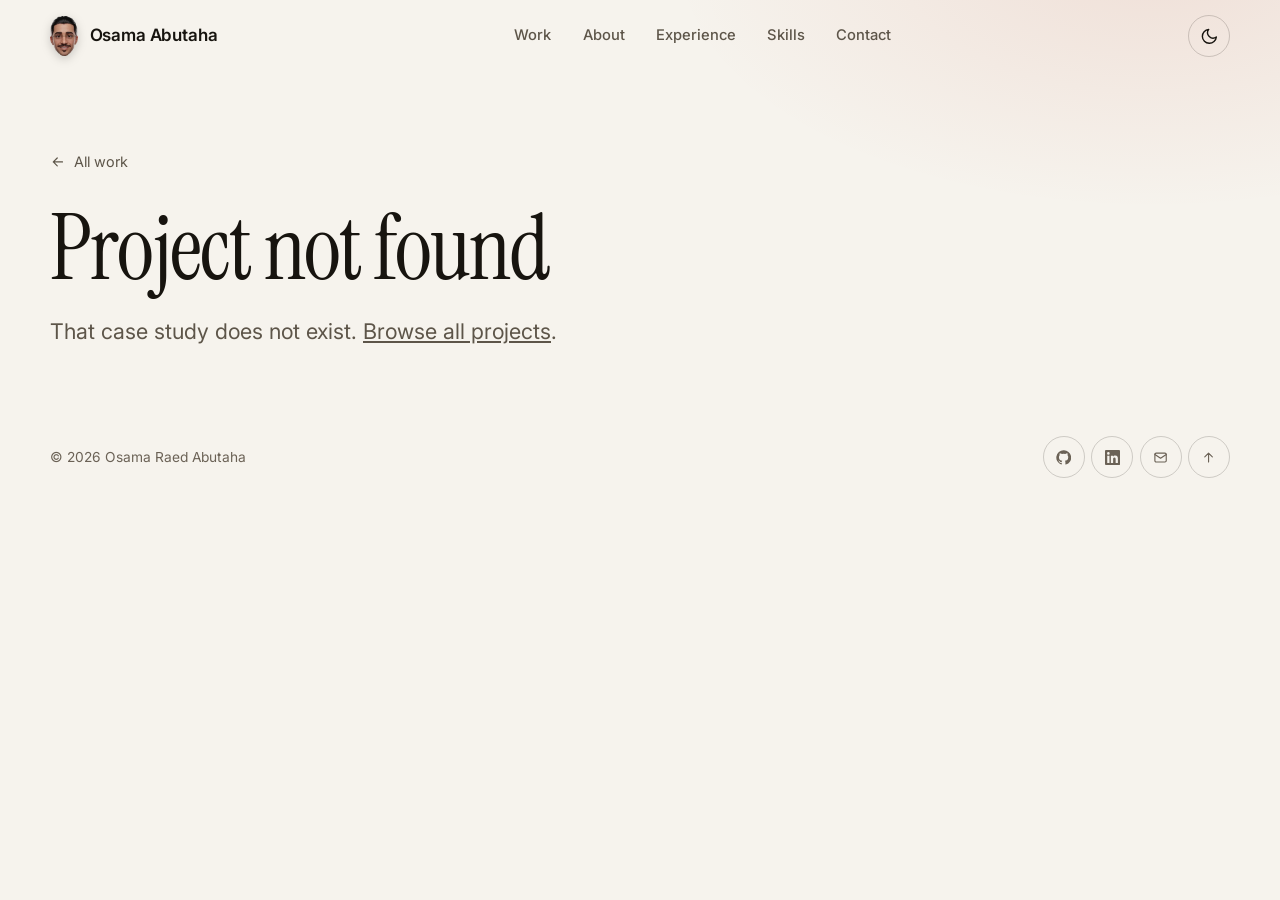
<file: project.html>
<!DOCTYPE html>
<html lang="en" class="no-js">
<head>
  <meta charset="UTF-8">
  <meta name="viewport" content="width=device-width, initial-scale=1">
  <title>Case study · Osama Abutaha</title>
  <meta name="description" content="Project case study by Osama Abutaha: problem, solution, architecture, results and contribution.">
  <meta name="theme-color" content="#f6f3ed" media="(prefers-color-scheme: light)">
  <meta name="theme-color" content="#0e0d0b" media="(prefers-color-scheme: dark)">
  <meta property="og:type" content="article">
  <meta property="og:title" content="Project case study · Osama Abutaha">
  <meta property="og:description" content="Multi-agent simulation, machine learning, software design and full-stack projects.">
  <meta property="og:image" content="https://osvr7.github.io/images/og-image.png">
  <meta name="twitter:card" content="summary_large_image">
  <link rel="icon" href="favicon.ico" sizes="any">
  <link rel="icon" href="favicon-32.png" type="image/png" sizes="32x32">
  <link rel="icon" href="favicon-16.png" type="image/png" sizes="16x16">
  <link rel="apple-touch-icon" href="apple-touch-icon.png">
  <link rel="preconnect" href="https://fonts.googleapis.com">
  <link rel="preconnect" href="https://fonts.gstatic.com" crossorigin>
  <link href="https://fonts.googleapis.com/css2?family=Instrument+Serif:ital@0;1&family=Inter:wght@400;500;600;700&family=JetBrains+Mono:wght@400;500&display=swap" rel="stylesheet">
  <link rel="stylesheet" href="css/style.css">
  <script>
    (function () {
      var d = document.documentElement; d.classList.remove("no-js");
      var t = null; try { t = localStorage.getItem("theme"); } catch (e) {}
      if (!t) t = window.matchMedia && matchMedia("(prefers-color-scheme: dark)").matches ? "dark" : "light";
      d.setAttribute("data-theme", t);
    })();
  </script>
</head>
<body>
  <svg width="0" height="0" style="position:absolute" aria-hidden="true">
    <symbol id="i-arrow" viewBox="0 0 24 24"><path d="M5 12h14M13 6l6 6-6 6"/></symbol>
    <symbol id="i-external" viewBox="0 0 24 24"><path d="M14 4h6v6M20 4l-9 9M18 14v5a1 1 0 0 1-1 1H5a1 1 0 0 1-1-1V7a1 1 0 0 1 1-1h5"/></symbol>
    <symbol id="i-github" viewBox="0 0 24 24"><path class="icon-fill" d="M12 .5a11.5 11.5 0 0 0-3.64 22.41c.58.1.79-.25.79-.56v-2c-3.2.7-3.88-1.37-3.88-1.37-.53-1.33-1.28-1.69-1.28-1.69-1.05-.71.08-.7.08-.7 1.16.08 1.77 1.19 1.77 1.19 1.03 1.77 2.7 1.26 3.36.96.1-.75.4-1.26.73-1.55-2.55-.29-5.24-1.28-5.24-5.69 0-1.26.45-2.29 1.19-3.1-.12-.29-.52-1.46.11-3.05 0 0 .97-.31 3.17 1.18a11 11 0 0 1 5.77 0c2.2-1.49 3.17-1.18 3.17-1.18.63 1.59.23 2.76.11 3.05.74.81 1.19 1.84 1.19 3.1 0 4.42-2.7 5.39-5.26 5.68.41.36.78 1.06.78 2.14v3.17c0 .31.21.67.8.56A11.5 11.5 0 0 0 12 .5Z"/></symbol>
    <symbol id="i-linkedin" viewBox="0 0 24 24"><path class="icon-fill" d="M20.45 20.45h-3.56v-5.57c0-1.33-.02-3.04-1.85-3.04-1.86 0-2.14 1.45-2.14 2.95v5.66H9.34V9h3.42v1.56h.05c.48-.9 1.64-1.85 3.37-1.85 3.6 0 4.27 2.37 4.27 5.46v6.28ZM5.34 7.43a2.06 2.06 0 1 1 0-4.13 2.06 2.06 0 0 1 0 4.13ZM7.12 20.45H3.56V9h3.56v11.45ZM22.22 0H1.77C.79 0 0 .77 0 1.73v20.54C0 23.23.79 24 1.77 24h20.45c.98 0 1.78-.77 1.78-1.73V1.73C24 .77 23.2 0 22.22 0Z"/></symbol>
    <symbol id="i-mail" viewBox="0 0 24 24"><rect x="3" y="5" width="18" height="14" rx="2"/><path d="m3 7 9 6 9-6"/></symbol>
    <symbol id="i-sun" viewBox="0 0 24 24"><circle cx="12" cy="12" r="4"/><path d="M12 2v2M12 20v2M4.9 4.9l1.4 1.4M17.7 17.7l1.4 1.4M2 12h2M20 12h2M4.9 19.1l1.4-1.4M17.7 6.3l1.4-1.4"/></symbol>
    <symbol id="i-moon" viewBox="0 0 24 24"><path d="M21 12.8A9 9 0 1 1 11.2 3a7 7 0 0 0 9.8 9.8Z"/></symbol>
    <symbol id="i-menu" viewBox="0 0 24 24"><path d="M4 7h16M4 12h16M4 17h16"/></symbol>
    <symbol id="i-close" viewBox="0 0 24 24"><path d="M6 6l12 12M18 6 6 18"/></symbol>
    <symbol id="i-target" viewBox="0 0 24 24"><circle cx="12" cy="12" r="8"/><circle cx="12" cy="12" r="3"/></symbol>
    <symbol id="i-bulb" viewBox="0 0 24 24"><path d="M9 18h6M10 21h4M12 3a6 6 0 0 0-3.5 10.9c.6.5 1 1.2 1 2.1h5c0-.9.4-1.6 1-2.1A6 6 0 0 0 12 3Z"/></symbol>
    <symbol id="i-doc" viewBox="0 0 24 24"><path d="M14 3H7a2 2 0 0 0-2 2v14a2 2 0 0 0 2 2h10a2 2 0 0 0 2-2V8z"/><path d="M14 3v5h5M9 13h6M9 17h6"/></symbol>
  </svg>

  <a class="skip-link" href="#main">Skip to content</a>

  <header class="nav" id="top">
    <div class="container nav-inner">
      <a href="index.html" class="brand" aria-label="Osama Abutaha, home">
        <img class="brand-mark" src="images/me/bitmoji-mark.webp" width="91" height="128" alt="" aria-hidden="true">
        <span>Osama Abutaha</span>
      </a>
      <nav aria-label="Primary">
        <ul class="nav-links" id="nav-links">
          <li><a href="index.html#work">Work</a></li>
          <li><a href="index.html#about">About</a></li>
          <li><a href="index.html#experience">Experience</a></li>
          <li><a href="index.html#skills">Skills</a></li>
          <li><a href="index.html#contact">Contact</a></li>
        </ul>
      </nav>
      <div class="nav-actions">
        <button class="icon-btn theme-toggle" type="button" aria-label="Switch colour theme">
          <svg class="icon icon-moon"><use href="#i-moon"/></svg>
          <svg class="icon icon-sun"><use href="#i-sun"/></svg>
        </button>
        <button class="icon-btn menu-toggle" type="button" aria-label="Open menu" aria-expanded="false" aria-controls="nav-links">
          <svg class="icon"><use href="#i-menu"/></svg>
        </button>
      </div>
    </div>
  </header>

  <main id="main">
    <div id="case-study">
      <noscript>
        <div class="container" style="padding:160px 0 80px">
          <h1 class="serif" style="font-size:3rem">This page needs JavaScript</h1>
          <p style="margin-top:1rem">Case studies are rendered from the project data. You can browse the code on <a href="https://github.com/Osvr7" style="text-decoration:underline">GitHub</a>.</p>
        </div>
      </noscript>
    </div>
  </main>

  <footer class="footer">
    <div class="container footer-inner">
      <p>© <span id="year">2026</span> Osama Raed Abutaha</p>
      <div class="footer-links">
        <a class="icon-btn" href="https://github.com/Osvr7" target="_blank" rel="noopener noreferrer" aria-label="GitHub"><svg class="icon"><use href="#i-github"/></svg></a>
        <a class="icon-btn" href="https://www.linkedin.com/in/osama-abutaha" target="_blank" rel="noopener noreferrer" aria-label="LinkedIn"><svg class="icon"><use href="#i-linkedin"/></svg></a>
        <a class="icon-btn" href="mailto:osamaabutaha1@gmail.com" aria-label="Email"><svg class="icon"><use href="#i-mail"/></svg></a>
        <a class="icon-btn to-top" href="#main" aria-label="Back to top"><svg class="icon" style="transform:rotate(-90deg)"><use href="#i-arrow"/></svg></a>
      </div>
    </div>
  </footer>

  <dialog class="lightbox" id="lightbox" aria-label="Image preview">
    <button class="icon-btn close" type="button" aria-label="Close preview"><svg class="icon"><use href="#i-close"/></svg></button>
    <img alt="">
    <p></p>
  </dialog>

  <script src="js/data.js"></script>
  <script src="js/main.js"></script>
  <script src="js/project.js"></script>
</body>
</html>
</file>
<file: css/style.css>
/* ==========================================================================
   Osama Abutaha — Portfolio
   Plain CSS, no build step. Colours live in tokens below; dark mode swaps them.
   ========================================================================== */

:root {
  --bg: #f6f3ed;
  --bg-2: #efeae1;
  --surface: #ffffff;
  --surface-2: #faf8f4;
  --ink: #17140f;
  --ink-2: #2d2820;
  --muted: #5d5549;
  --faint: #6b6256;
  --line: rgba(23, 20, 15, 0.10);
  --line-strong: rgba(23, 20, 15, 0.18);
  --accent: #b8361c;
  --accent-ink: #ffffff;
  --accent-soft: rgba(184, 54, 28, 0.10);
  --green: #1e6b57;
  --green-soft: rgba(30, 107, 87, 0.10);
  --shadow-sm: 0 1px 2px rgba(23, 20, 15, 0.06), 0 2px 8px rgba(23, 20, 15, 0.04);
  --shadow-md: 0 10px 30px -10px rgba(23, 20, 15, 0.18), 0 2px 6px rgba(23, 20, 15, 0.05);
  --shadow-lg: 0 30px 80px -24px rgba(23, 20, 15, 0.28), 0 8px 20px -8px rgba(23, 20, 15, 0.10);
  --frame-bar: #ece7de;
  --code-bg: #14120f;

  --font-display: "Instrument Serif", "Iowan Old Style", Georgia, serif;
  --font-body: "Inter", system-ui, -apple-system, "Segoe UI", sans-serif;
  --font-mono: "JetBrains Mono", ui-monospace, "Cascadia Code", Consolas, monospace;

  --radius-sm: 10px;
  --radius: 16px;
  --radius-lg: 24px;
  --container: 1180px;
  --gutter: clamp(16px, 4vw, 40px);
  --ease: cubic-bezier(0.22, 1, 0.36, 1);
  color-scheme: light;
}

:root[data-theme="dark"] {
  --bg: #0e0d0b;
  --bg-2: #151310;
  --surface: #191714;
  --surface-2: #1f1c18;
  --ink: #f4efe7;
  --ink-2: #e2dbd0;
  --muted: #b0a698;
  --faint: #958b7e;
  --line: rgba(255, 255, 255, 0.08);
  --line-strong: rgba(255, 255, 255, 0.16);
  --accent: #ff7556;
  --accent-ink: #1a0d08;
  --accent-soft: rgba(255, 117, 86, 0.12);
  --green: #5fc7a8;
  --green-soft: rgba(95, 199, 168, 0.12);
  --shadow-sm: 0 1px 2px rgba(0, 0, 0, 0.4);
  --shadow-md: 0 10px 30px -10px rgba(0, 0, 0, 0.6);
  --shadow-lg: 0 30px 80px -24px rgba(0, 0, 0, 0.75), 0 0 0 1px rgba(255, 255, 255, 0.04);
  --frame-bar: #24211d;
  --code-bg: #0b0a09;
  color-scheme: dark;
}

/* ---------- Base ---------- */
*, *::before, *::after { box-sizing: border-box; }
html { scroll-behavior: smooth; -webkit-text-size-adjust: 100%; overflow-x: clip; }
body {
  margin: 0;
  background: var(--bg);
  color: var(--ink);
  font-family: var(--font-body);
  font-size: 17px;
  line-height: 1.6;
  -webkit-font-smoothing: antialiased;
  text-rendering: optimizeLegibility;
  overflow-x: hidden;
  transition: background-color .3s var(--ease), color .3s var(--ease);
}
img { max-width: 100%; display: block; }
a { color: inherit; text-decoration: none; }
button { font: inherit; color: inherit; cursor: pointer; }
h1, h2, h3, h4 { margin: 0; font-weight: 400; line-height: 1.05; letter-spacing: -0.01em; }
p { margin: 0; }
ul, ol { margin: 0; padding: 0; }
::selection { background: var(--accent); color: var(--accent-ink); }

:focus-visible {
  outline: 2px solid var(--accent);
  outline-offset: 3px;
  border-radius: 6px;
}

.skip-link {
  position: absolute; left: 16px; top: -60px; z-index: 200;
  background: var(--ink); color: var(--bg); padding: 10px 16px; border-radius: 10px;
  transition: top .2s;
}
.skip-link:focus { top: 16px; }

.container { width: min(var(--container), 100% - 2 * var(--gutter)); margin-inline: auto; }
.icon { width: 1.1em; height: 1.1em; flex: none; fill: none; stroke: currentColor; stroke-width: 1.8; stroke-linecap: round; stroke-linejoin: round; }
.icon-fill { fill: currentColor; stroke: none; }
.sr-only { position: absolute; width: 1px; height: 1px; overflow: hidden; clip: rect(0 0 0 0); white-space: nowrap; }

.mono { font-family: var(--font-mono); font-size: .78rem; letter-spacing: .04em; text-transform: uppercase; }
.eyebrow {
  display: inline-flex; align-items: center; gap: .6rem;
  font-family: var(--font-mono); font-size: .76rem; letter-spacing: .08em; text-transform: uppercase;
  color: var(--muted);
}
.eyebrow::before { content: ""; width: 22px; height: 1px; background: currentColor; opacity: .6; }
.serif { font-family: var(--font-display); }
.accent { color: var(--accent); }
em.accent, .hero h1 em { font-style: italic; }

/* ---------- Buttons & chips ---------- */
.btn {
  display: inline-flex; align-items: center; gap: .55rem;
  padding: .82rem 1.25rem; border-radius: 999px;
  border: 1px solid var(--line-strong);
  font-weight: 600; font-size: .95rem; line-height: 1;
  transition: transform .25s var(--ease), background-color .25s, border-color .25s, color .25s, box-shadow .25s;
  white-space: nowrap;
}
.btn:hover { transform: translateY(-2px); border-color: var(--ink); }
.btn-primary { background: var(--ink); color: var(--bg); border-color: var(--ink); }
.btn-primary:hover { background: var(--accent); border-color: var(--accent); color: var(--accent-ink); box-shadow: 0 10px 24px -10px var(--accent); }
.btn-ghost { background: transparent; }
.btn-sm { padding: .62rem 1rem; font-size: .88rem; }
.btn .icon { transition: transform .25s var(--ease); }
.btn:hover .icon-arrow { transform: translateX(3px); }
.btn[aria-disabled="true"] {
  cursor: default; color: var(--faint); border-style: dashed; transform: none; background: transparent;
}

.icon-btn {
  display: inline-grid; place-items: center; width: 42px; height: 42px; border-radius: 999px;
  border: 1px solid var(--line-strong); background: transparent;
  transition: border-color .2s, background-color .2s, transform .2s;
}
.icon-btn:hover { border-color: var(--ink); transform: translateY(-1px); }

.tag {
  display: inline-flex; align-items: center;
  padding: .32rem .7rem; border-radius: 999px;
  background: var(--surface-2); border: 1px solid var(--line);
  font-size: .78rem; font-weight: 500; color: var(--ink-2); white-space: nowrap;
}
.tags { display: flex; flex-wrap: wrap; gap: .45rem; list-style: none; }

.status {
  display: inline-flex; align-items: center; gap: .45rem;
  font-size: .8rem; font-weight: 600; color: var(--green);
}
.status::before { content: ""; width: 7px; height: 7px; border-radius: 50%; background: currentColor; box-shadow: 0 0 0 4px var(--green-soft); }

/* ---------- Navigation ---------- */
.nav {
  position: fixed; inset: 0 0 auto 0; z-index: 100;
  transition: background-color .3s, box-shadow .3s, backdrop-filter .3s;
}
.nav.is-scrolled {
  background: color-mix(in srgb, var(--bg) 82%, transparent);
  backdrop-filter: saturate(160%) blur(14px);
  -webkit-backdrop-filter: saturate(160%) blur(14px);
  box-shadow: 0 1px 0 var(--line);
}
.nav-inner { display: flex; align-items: center; justify-content: space-between; gap: 1rem; height: 72px; }
.brand { display: inline-flex; align-items: center; gap: .7rem; font-weight: 600; letter-spacing: -.01em; }
.brand-mark { display: block; width: auto; height: 40px; object-fit: contain; filter: drop-shadow(0 3px 5px rgba(0, 0, 0, .18)); transition: transform .3s var(--ease); }
.brand:hover .brand-mark { transform: rotate(-6deg) scale(1.06); }
.nav-links { display: flex; align-items: center; gap: .25rem; list-style: none; }
.nav-links a {
  position: relative; display: block; padding: .5rem .85rem; border-radius: 999px;
  font-size: .92rem; font-weight: 500; color: var(--muted);
  transition: color .2s, background-color .2s;
}
.nav-links a:hover, .nav-links a.active { color: var(--ink); }
.nav-links a.active { background: var(--surface); box-shadow: var(--shadow-sm); }
.nav-actions { display: flex; align-items: center; gap: .5rem; }
.menu-toggle { display: none; }
.theme-toggle .icon-sun { display: none; }
:root[data-theme="dark"] .theme-toggle .icon-sun { display: block; }
:root[data-theme="dark"] .theme-toggle .icon-moon { display: none; }

/* ---------- Sections ---------- */
section { position: relative; }
.section { padding: clamp(80px, 11vw, 140px) 0; }
.section-head { display: grid; gap: 1.1rem; max-width: 760px; margin-bottom: clamp(40px, 6vw, 64px); }
.section-head h2 { font-family: var(--font-display); font-size: clamp(2.4rem, 5.4vw, 4rem); }
.section-head p { color: var(--muted); font-size: 1.08rem; max-width: 620px; }
.section-head.split { max-width: none; grid-template-columns: 1fr auto; align-items: end; }

/* ---------- Hero ---------- */
.hero { padding: clamp(120px, 15vw, 168px) 0 clamp(64px, 8vw, 96px); overflow: hidden; }
.hero::before {
  content: ""; position: absolute; inset: 0; z-index: -1; pointer-events: none;
  background:
    radial-gradient(60rem 30rem at 85% -10%, var(--accent-soft), transparent 60%),
    radial-gradient(40rem 26rem at -10% 30%, var(--green-soft), transparent 60%);
}
.hero-grid { display: grid; grid-template-columns: minmax(0, 1fr) minmax(0, 1.05fr); gap: clamp(32px, 5vw, 72px); align-items: center; }
.hero-copy { display: grid; gap: 1.6rem; justify-items: start; }
.hero h1 {
  font-family: var(--font-display);
  font-size: clamp(3.1rem, 7.6vw, 6.4rem);
  line-height: .95; letter-spacing: -0.025em;
}
.hero h1 .line { display: block; }
.hero-lede { font-size: clamp(1.06rem, 1.5vw, 1.22rem); color: var(--muted); max-width: 33rem; }
.hero-lede strong { color: var(--ink); font-weight: 600; }
.hero-actions { display: flex; flex-wrap: wrap; align-items: center; gap: .7rem; }
.hero-socials { display: flex; gap: .5rem; }
.hero-facts {
  display: grid; grid-template-columns: repeat(3, auto); gap: 0; margin-top: .6rem;
  border-top: 1px solid var(--line); padding-top: 1.4rem; width: 100%;
}
.fact { padding-right: 1.6rem; }
.fact + .fact { padding-left: 1.6rem; border-left: 1px solid var(--line); }
.fact strong { display: block; font-family: var(--font-display); font-size: 2rem; font-weight: 400; line-height: 1; }
.fact span { display: block; margin-top: .4rem; font-size: .82rem; color: var(--muted); line-height: 1.35; }

.hero-stage { position: relative; aspect-ratio: 1 / .86; perspective: 1600px; }
.hero-stage .frame { position: absolute; transition: transform .6s var(--ease); will-change: transform; }
.stage-main { inset: 4% 0 auto 6%; width: 94%; transform: rotate(1.2deg); }
.stage-phone { left: -2%; bottom: -2%; width: 27%; transform: rotate(-4deg); }
.stage-chip {
  position: absolute; right: -2%; bottom: 10%;
  display: grid; gap: .25rem; padding: .9rem 1.1rem; border-radius: var(--radius);
  background: var(--surface); border: 1px solid var(--line); box-shadow: var(--shadow-lg);
  font-size: .82rem; color: var(--muted); max-width: 240px;
  transition: transform .6s var(--ease);
}
.stage-chip strong { color: var(--ink); font-size: .95rem; }
.stage-chip .status { font-size: .74rem; }

/* ---------- Device frames ---------- */
.frame { border-radius: 14px; overflow: hidden; background: var(--surface); box-shadow: var(--shadow-lg); border: 1px solid var(--line); }
.frame img { width: 100%; height: auto; }
.frame-bar {
  display: flex; align-items: center; gap: 6px; height: 30px; padding: 0 12px;
  background: var(--frame-bar); border-bottom: 1px solid var(--line);
}
.frame-bar i { width: 10px; height: 10px; border-radius: 50%; background: var(--line-strong); }
.frame-bar i:nth-child(1) { background: #ff5f57; }
.frame-bar i:nth-child(2) { background: #febc2e; }
.frame-bar i:nth-child(3) { background: #28c840; }
.frame-bar .url {
  flex: 1; margin-left: 10px; height: 18px; border-radius: 6px; max-width: 60%;
  background: color-mix(in srgb, var(--surface) 70%, transparent);
  font-family: var(--font-mono); font-size: 10px; line-height: 18px; padding: 0 8px; color: var(--faint);
  overflow: hidden; white-space: nowrap; text-overflow: ellipsis;
}
.frame-window .frame-bar { justify-content: flex-start; }
.frame-window .frame-bar .title { margin-left: 8px; font-size: 11px; color: var(--muted); font-family: var(--font-mono); }
.frame-phone {
  border-radius: 30px; padding: 7px; background: #111; border: 1px solid #000;
}
.frame-phone img { border-radius: 24px; }
.frame-terminal { background: #0c0c0c; border-color: #000; }
.frame-terminal .frame-bar { background: #1c1c1c; border-color: #000; }
.frame-none { box-shadow: var(--shadow-md); background: #fff; }

/* ---------- Featured work ---------- */
.featured-list { display: grid; gap: clamp(72px, 10vw, 128px); }
.feature { display: grid; grid-template-columns: minmax(0, 1.18fr) minmax(0, 1fr); gap: clamp(28px, 5vw, 72px); align-items: center; }
.feature:nth-child(even) .feature-media { order: 2; }
.feature-media { position: relative; display: block; }
.feature-media .frame { transition: transform .6s var(--ease), box-shadow .6s var(--ease); }
.feature-media:hover .frame { transform: translateY(-6px); }
.feature-media .media-phone { position: absolute; right: -4%; bottom: -10%; width: 26%; transform: rotate(3deg); }
.feature-media.poster { display: grid; place-items: center; padding: clamp(16px, 4vw, 36px); border-radius: var(--radius-lg); background: var(--bg-2); border: 1px solid var(--line); }
.feature-media.poster .frame { width: min(64%, 360px); transform: rotate(-2deg); }
.feature-media.poster:hover .frame { transform: rotate(0) translateY(-6px); }
.feature-media.poster::after {
  content: ""; position: absolute; width: min(56%, 320px); aspect-ratio: .7; border-radius: 14px;
  background: var(--surface); border: 1px solid var(--line); box-shadow: var(--shadow-md);
  transform: rotate(5deg) translate(12%, 2%); z-index: 0;
}
.feature-media.poster .frame { position: relative; z-index: 1; }

.feature-body { display: grid; gap: 1.25rem; justify-items: start; }
.feature-index { display: flex; align-items: center; gap: .9rem; }
.feature-index .num { font-family: var(--font-display); font-style: italic; font-size: 1.3rem; color: var(--accent); }
.feature h3 { font-family: var(--font-display); font-size: clamp(2rem, 3.6vw, 3rem); }
.feature h3 a { background: linear-gradient(currentColor, currentColor) 0 100% / 0 1px no-repeat; transition: background-size .4s var(--ease); }
.feature h3 a:hover { background-size: 100% 1px; }
.feature-tagline { font-size: 1.1rem; color: var(--ink-2); }
.feature-summary { color: var(--muted); }
.feature-meta { display: flex; flex-wrap: wrap; gap: .4rem 1.2rem; font-size: .86rem; color: var(--muted); }
.feature-meta span { display: inline-flex; gap: .4rem; align-items: center; }
.stats { display: grid; grid-template-columns: repeat(3, minmax(0, 1fr)); width: 100%; border-block: 1px solid var(--line); }
.stat { padding: 1rem 1rem 1rem 0; }
.stat + .stat { padding-left: 1rem; border-left: 1px solid var(--line); }
.stat strong { display: block; font-family: var(--font-display); font-size: 1.9rem; font-weight: 400; line-height: 1; }
.stat span { display: block; margin-top: .35rem; font-size: .8rem; color: var(--muted); line-height: 1.3; }
.actions { display: flex; flex-wrap: wrap; gap: .6rem; }

/* ---------- Project grid ---------- */
.toolbar { display: flex; flex-wrap: wrap; align-items: center; justify-content: space-between; gap: 1rem; margin-bottom: 2rem; }
.filters { display: flex; flex-wrap: wrap; gap: .45rem; }
.filter {
  padding: .55rem 1rem; border-radius: 999px; border: 1px solid var(--line-strong); background: transparent;
  font-size: .88rem; font-weight: 500; color: var(--muted); transition: all .2s;
}
.filter:hover { color: var(--ink); border-color: var(--ink); }
.filter[aria-pressed="true"] { background: var(--ink); border-color: var(--ink); color: var(--bg); }
.filter .count { margin-left: .35rem; font-family: var(--font-mono); font-size: .72rem; opacity: .85; }
.search { position: relative; }
.search input {
  width: min(280px, 100%); padding: .62rem 1rem .62rem 2.4rem; border-radius: 999px;
  border: 1px solid var(--line-strong); background: var(--surface); color: var(--ink); font: inherit; font-size: .9rem;
}
.search input::placeholder { color: var(--faint); }
.search .icon { position: absolute; left: .9rem; top: 50%; transform: translateY(-50%); color: var(--faint); }

.grid { display: grid; grid-template-columns: repeat(3, minmax(0, 1fr)); gap: 1.4rem; }
.card {
  position: relative; display: flex; flex-direction: column;
  border-radius: var(--radius-lg); background: var(--surface); border: 1px solid var(--line);
  overflow: hidden; transition: transform .4s var(--ease), box-shadow .4s var(--ease), border-color .4s;
}
.card:hover { transform: translateY(-6px); box-shadow: var(--shadow-lg); border-color: var(--line-strong); }
.card-thumb { aspect-ratio: 16 / 10; overflow: hidden; background: var(--bg-2); border-bottom: 1px solid var(--line); }
.card-thumb img { width: 100%; height: 100%; object-fit: cover; object-position: top center; transition: transform .8s var(--ease); }
.card:hover .card-thumb img { transform: scale(1.04); }
.card-thumb.fit-contain { display: grid; place-items: center; padding: 14px; background: #fff; }
.card-thumb.fit-contain img { object-fit: contain; }
.card-body { display: grid; gap: .7rem; padding: 1.3rem 1.4rem 1.5rem; flex: 1; align-content: start; }
.card-kicker { display: flex; justify-content: space-between; gap: .5rem; font-family: var(--font-mono); font-size: .7rem; letter-spacing: .06em; text-transform: uppercase; color: var(--faint); }
.card h3 { font-family: var(--font-display); font-size: 1.65rem; }
.card h3 a::after { content: ""; position: absolute; inset: 0; z-index: 1; }
.card p { color: var(--muted); font-size: .95rem; }
.card .tags { margin-top: .3rem; }
.card .tag { font-size: .72rem; padding: .25rem .6rem; }
.card-badge {
  position: absolute; top: 12px; left: 12px; z-index: 2;
  padding: .3rem .65rem; border-radius: 999px; font-size: .72rem; font-weight: 600;
  background: var(--ink); color: var(--bg);
}
.empty { grid-column: 1 / -1; padding: 3rem; text-align: center; color: var(--muted); border: 1px dashed var(--line-strong); border-radius: var(--radius-lg); }

/* ---------- About ---------- */
.about-grid { display: grid; grid-template-columns: minmax(0, .8fr) minmax(0, 1.2fr); gap: clamp(32px, 6vw, 88px); align-items: start; }
.portrait { position: relative; margin: 0; }
.portrait figcaption { margin-top: .9rem; font-size: .82rem; color: var(--faint); }
.about-copy { display: grid; gap: 1.4rem; }
.about-copy .lead { font-family: var(--font-display); font-size: clamp(1.7rem, 3vw, 2.4rem); line-height: 1.2; }
.about-copy p { color: var(--muted); }
.about-copy p strong { color: var(--ink); font-weight: 600; }
.info-list { display: grid; grid-template-columns: repeat(2, minmax(0, 1fr)); gap: 0; border-top: 1px solid var(--line); margin-top: .6rem; }
.info { padding: 1.1rem 1rem 1.1rem 0; border-bottom: 1px solid var(--line); }
.info:nth-child(even) { padding-left: 1rem; border-left: 1px solid var(--line); }
.info dt { font-family: var(--font-mono); font-size: .7rem; text-transform: uppercase; letter-spacing: .07em; color: var(--faint); }
.info dd { margin: .3rem 0 0; font-weight: 600; font-size: .98rem; }
.now { padding: 1.3rem 1.4rem; border-radius: var(--radius); background: var(--surface); border: 1px solid var(--line); }
.now h3 { font-family: var(--font-body); font-weight: 600; font-size: 1rem; display: flex; align-items: center; gap: .5rem; margin-bottom: .6rem; }
.now ul { list-style: none; display: grid; gap: .4rem; color: var(--muted); font-size: .94rem; }
.now li::before { content: "→ "; color: var(--accent); }

/* ---------- Experience ---------- */
.exp-grid { display: grid; grid-template-columns: minmax(0, 1.25fr) minmax(0, 1fr); gap: clamp(32px, 5vw, 64px); align-items: start; }
.col-title { font-family: var(--font-mono); font-size: .76rem; letter-spacing: .08em; text-transform: uppercase; color: var(--muted); margin-bottom: 1rem; }
.timeline { list-style: none; border-top: 1px solid var(--line); }
.timeline li { display: grid; grid-template-columns: 140px minmax(0, 1fr); gap: 1.2rem; padding: 1.35rem 0; border-bottom: 1px solid var(--line); }
.timeline .when { font-family: var(--font-mono); font-size: .76rem; color: var(--faint); padding-top: .2rem; }
.timeline h3 { font-family: var(--font-body); font-weight: 600; font-size: 1.05rem; line-height: 1.35; }
.timeline .org { color: var(--muted); font-size: .92rem; margin-top: .15rem; }
.timeline p { color: var(--muted); font-size: .92rem; margin-top: .45rem; }
.awards { list-style: none; display: grid; gap: .8rem; }
.award {
  display: grid; grid-template-columns: 44px minmax(0, 1fr); gap: 1rem; align-items: start;
  padding: 1.1rem 1.2rem; border-radius: var(--radius); background: var(--surface); border: 1px solid var(--line);
}
.award .badge { display: grid; place-items: center; width: 44px; height: 44px; border-radius: 12px; background: var(--accent-soft); color: var(--accent); }
.award .badge .icon { width: 1.3rem; height: 1.3rem; }
.award h3 { font-family: var(--font-body); font-weight: 600; font-size: 1rem; line-height: 1.35; }
.award p { color: var(--muted); font-size: .88rem; margin-top: .2rem; }

/* ---------- Skills ---------- */
.skills-grid { display: grid; grid-template-columns: repeat(2, minmax(0, 1fr)); gap: 1.2rem; }
.skill-group { padding: 1.6rem; border-radius: var(--radius-lg); background: var(--surface); border: 1px solid var(--line); }
.skill-group h3 { font-family: var(--font-display); font-size: 1.7rem; margin-bottom: .3rem; }
.skill-group > p { color: var(--muted); font-size: .9rem; margin-bottom: 1.1rem; }
.skill-list { list-style: none; display: grid; gap: 0; }
.skill-list li { display: flex; justify-content: space-between; gap: 1rem; padding: .7rem 0; border-top: 1px solid var(--line); font-size: .95rem; }
.skill-list li span:first-child { font-weight: 600; }
.skill-list li span:last-child { color: var(--faint); font-size: .82rem; text-align: right; }

/* ---------- Education ---------- */
.edu-card {
  display: grid; grid-template-columns: minmax(0, 1fr) minmax(0, 1.4fr); gap: clamp(28px, 5vw, 64px);
  padding: clamp(24px, 4vw, 48px); border-radius: var(--radius-lg); background: var(--surface); border: 1px solid var(--line);
}
.edu-main h3 { font-family: var(--font-display); font-size: clamp(2rem, 3.4vw, 2.7rem); }
.edu-main .org { color: var(--muted); margin-top: .4rem; }
.gpa { display: flex; align-items: baseline; gap: .6rem; margin-top: 1.6rem; }
.gpa strong { font-family: var(--font-display); font-size: 4.2rem; line-height: 1; font-weight: 400; }
.gpa span { color: var(--muted); font-size: .9rem; }
.edu-badges { display: flex; flex-wrap: wrap; gap: .5rem; margin-top: 1rem; }
.course-groups { display: grid; gap: 1.3rem; }
.course-group h4 { font-family: var(--font-mono); font-size: .72rem; letter-spacing: .08em; text-transform: uppercase; color: var(--faint); margin-bottom: .6rem; }
.course-group .tag.now-tag { border-color: var(--green); color: var(--green); background: var(--green-soft); }
.legend { font-size: .8rem; color: var(--muted); display: flex; align-items: center; gap: .5rem; }
.legend i { width: 10px; height: 10px; border-radius: 50%; background: var(--green); display: inline-block; }

/* ---------- Contact ---------- */
.contact { padding-top: clamp(24px, 4vw, 48px); padding-bottom: clamp(48px, 6vw, 72px); }
.contact-card {
  position: relative; overflow: hidden;
  padding: clamp(32px, 6vw, 80px); border-radius: calc(var(--radius-lg) + 8px);
  background: var(--ink); color: var(--bg);
}
.contact-card::before {
  content: ""; position: absolute; inset: auto -10% -60% auto; width: 60%; aspect-ratio: 1; border-radius: 50%;
  background: radial-gradient(circle, color-mix(in srgb, var(--accent) 55%, transparent), transparent 65%);
  opacity: .55; pointer-events: none;
}
.contact-card .eyebrow { color: color-mix(in srgb, var(--bg) 70%, transparent); }
.contact-card h2 { font-family: var(--font-display); font-size: clamp(2.6rem, 7vw, 5.6rem); line-height: .95; margin: 1rem 0 1.2rem; max-width: 14ch; }
.contact-card > p { color: color-mix(in srgb, var(--bg) 72%, transparent); max-width: 34rem; font-size: 1.08rem; }
.contact-links { position: relative; display: grid; grid-template-columns: repeat(2, minmax(0, 1fr)); gap: .8rem; margin-top: 2.4rem; max-width: 760px; }
.contact-link {
  display: flex; align-items: center; gap: .9rem; padding: 1rem 1.2rem; border-radius: var(--radius);
  border: 1px solid color-mix(in srgb, var(--bg) 18%, transparent);
  transition: background-color .25s, border-color .25s, transform .25s var(--ease);
}
.contact-link:hover { background: color-mix(in srgb, var(--bg) 8%, transparent); border-color: color-mix(in srgb, var(--bg) 40%, transparent); transform: translateY(-2px); }
.contact-link .icon { width: 1.3rem; height: 1.3rem; color: var(--accent); }
.contact-link small { display: block; font-family: var(--font-mono); font-size: .68rem; letter-spacing: .07em; text-transform: uppercase; opacity: .6; }
.contact-link span { font-weight: 600; overflow-wrap: anywhere; }

.footer { padding: 2rem 0 2.6rem; color: var(--faint); font-size: .86rem; }
.footer-inner { display: flex; flex-wrap: wrap; align-items: center; justify-content: space-between; gap: 1rem; }
.footer-links { display: flex; gap: .4rem; }

/* ---------- Case study page ---------- */
.cs-hero { padding: clamp(112px, 14vw, 150px) 0 clamp(36px, 5vw, 56px); }
.cs-hero::before {
  content: ""; position: absolute; inset: 0; z-index: -1; pointer-events: none;
  background: radial-gradient(50rem 26rem at 90% -10%, var(--accent-soft), transparent 60%);
}
.back-link { display: flex; width: max-content; align-items: center; gap: .5rem; font-size: .9rem; color: var(--muted); margin-bottom: 2rem; }
.back-link:hover { color: var(--ink); }
.back-link .icon { transform: rotate(180deg); }
.cs-hero h1 { font-family: var(--font-display); font-size: clamp(2.8rem, 7vw, 5.6rem); line-height: .98; letter-spacing: -0.02em; margin: 1.1rem 0 1.3rem; max-width: 16ch; }
.cs-tagline { font-size: clamp(1.1rem, 1.8vw, 1.35rem); color: var(--muted); max-width: 46rem; }
.cs-meta {
  display: grid; grid-template-columns: repeat(4, minmax(0, 1fr)); margin-top: 2.6rem;
  border-top: 1px solid var(--line);
}
.cs-meta div { padding: 1.1rem 1.2rem 1.1rem 0; border-bottom: 1px solid var(--line); }
.cs-meta div + div { padding-left: 1.2rem; border-left: 1px solid var(--line); }
.cs-meta dt { font-family: var(--font-mono); font-size: .7rem; letter-spacing: .07em; text-transform: uppercase; color: var(--faint); }
.cs-meta dd { margin: .35rem 0 0; font-weight: 600; font-size: .95rem; line-height: 1.4; }
.cs-actions { margin-top: 1.8rem; }
.cs-cover { margin-top: clamp(28px, 4vw, 48px); }
.cs-cover .frame { max-width: 1100px; margin-inline: auto; }
.cs-cover.poster .frame { max-width: 520px; }
.cs-cover-pair { position: relative; max-width: 1100px; margin-inline: auto; }
.cs-cover-pair .frame-phone { position: absolute; right: -2%; bottom: -8%; width: 22%; }

.cs-layout { display: grid; grid-template-columns: 220px minmax(0, 1fr); gap: clamp(32px, 6vw, 88px); padding: clamp(56px, 8vw, 96px) 0; }
.toc { position: sticky; top: 100px; align-self: start; }
.toc ol { list-style: none; padding: 0; margin: 0; display: grid; gap: .1rem; border-left: 1px solid var(--line); }
.toc a { display: block; padding: .38rem 0 .38rem 1rem; margin-left: -1px; border-left: 1px solid transparent; font-size: .88rem; color: var(--muted); transition: color .2s, border-color .2s; }
.toc a:hover { color: var(--ink); }
.toc a.active { color: var(--ink); border-left-color: var(--accent); font-weight: 600; }
.cs-article { display: grid; gap: clamp(48px, 7vw, 80px); min-width: 0; }
.cs-section { display: grid; gap: 1.2rem; scroll-margin-top: 100px; }
.cs-section h2 { font-family: var(--font-display); font-size: clamp(2rem, 3.6vw, 2.8rem); }
.cs-section > p { color: var(--ink-2); font-size: 1.06rem; max-width: 46rem; }
.cs-section .kicker { font-family: var(--font-mono); font-size: .72rem; letter-spacing: .08em; text-transform: uppercase; color: var(--accent); }
.ps-grid { display: grid; grid-template-columns: repeat(2, minmax(0, 1fr)); gap: 1.2rem; }
.ps-card { padding: 1.6rem; border-radius: var(--radius-lg); background: var(--surface); border: 1px solid var(--line); display: grid; gap: .7rem; align-content: start; }
.ps-card h3 { font-family: var(--font-body); font-weight: 600; font-size: 1rem; display: flex; align-items: center; gap: .55rem; }
.ps-card p { color: var(--muted); }
.feature-list { list-style: none; display: grid; gap: 0; counter-reset: f; border-top: 1px solid var(--line); }
.feature-list li { counter-increment: f; display: grid; grid-template-columns: 48px minmax(0, 1fr); gap: .6rem; padding: 1rem 0; border-bottom: 1px solid var(--line); color: var(--ink-2); }
.feature-list li::before { content: counter(f, decimal-leading-zero); font-family: var(--font-mono); font-size: .78rem; color: var(--faint); padding-top: .2rem; }
.arch { display: grid; grid-template-columns: repeat(auto-fit, minmax(220px, 1fr)); gap: 1rem; }
.arch-item { padding: 1.3rem; border-radius: var(--radius); background: var(--surface); border: 1px solid var(--line); position: relative; }
.arch-item h3 { font-family: var(--font-mono); font-size: .8rem; letter-spacing: .04em; text-transform: uppercase; color: var(--accent); margin-bottom: .5rem; }
.arch-item p { color: var(--muted); font-size: .93rem; }
.table-wrap { overflow-x: auto; border-radius: var(--radius); border: 1px solid var(--line); background: var(--surface); }
table { width: 100%; border-collapse: collapse; font-size: .95rem; }
th, td { text-align: left; padding: .9rem 1.1rem; border-bottom: 1px solid var(--line); white-space: nowrap; }
th { font-family: var(--font-mono); font-size: .72rem; letter-spacing: .07em; text-transform: uppercase; color: var(--faint); font-weight: 500; background: var(--surface-2); }
tr:last-child td { border-bottom: 0; }
td:last-child { font-weight: 700; color: var(--green); }
.table-caption { font-size: .85rem; color: var(--faint); }
.bullets { list-style: none; display: grid; gap: .8rem; }
.bullets li { position: relative; padding-left: 1.6rem; color: var(--ink-2); }
.bullets li::before { content: ""; position: absolute; left: 0; top: .62em; width: 8px; height: 8px; border-radius: 2px; background: var(--accent); transform: rotate(45deg); }
.role-card { padding: clamp(22px, 3vw, 32px); border-radius: var(--radius-lg); background: var(--ink); color: var(--bg); }
.role-card p { color: color-mix(in srgb, var(--bg) 82%, transparent); font-size: 1.04rem; }
.role-card .team { margin-top: 1.2rem; padding-top: 1.2rem; border-top: 1px solid color-mix(in srgb, var(--bg) 16%, transparent); font-size: .9rem; color: color-mix(in srgb, var(--bg) 65%, transparent); }
.gallery { display: grid; grid-template-columns: repeat(2, minmax(0, 1fr)); gap: 1.4rem; }
.gallery figure { margin: 0; display: grid; gap: .7rem; align-content: start; }
.gallery figure.wide { grid-column: 1 / -1; }
.gallery button.zoom { padding: 0; border: 0; background: none; display: block; width: 100%; text-align: left; cursor: zoom-in; border-radius: 14px; }
.gallery .frame { transition: transform .4s var(--ease); }
.gallery button.zoom:hover .frame { transform: translateY(-4px); }
.gallery .frame-phone { max-width: 300px; margin-inline: auto; }
.gallery .tall img { max-height: 640px; object-fit: cover; object-position: top; }
.gallery figcaption { font-size: .86rem; color: var(--muted); }
.links-list { display: flex; flex-wrap: wrap; gap: .6rem; }
.pending-note { font-size: .88rem; color: var(--muted); }

.cs-next { border-top: 1px solid var(--line); padding: clamp(40px, 6vw, 64px) 0; }
.cs-next-grid { display: grid; grid-template-columns: 1fr 1fr; gap: 1rem; }
.cs-next a { display: grid; gap: .4rem; padding: 1.5rem; border-radius: var(--radius-lg); border: 1px solid var(--line); transition: border-color .2s, transform .3s var(--ease), background-color .2s; }
.cs-next a:hover { border-color: var(--ink); transform: translateY(-3px); background: var(--surface); }
.cs-next a.next { text-align: right; }
.cs-next small { font-family: var(--font-mono); font-size: .7rem; letter-spacing: .07em; text-transform: uppercase; color: var(--faint); }
.cs-next strong { font-family: var(--font-display); font-weight: 400; font-size: 1.8rem; line-height: 1.1; }

/* ---------- Lightbox ---------- */
.lightbox { border: 0; padding: 0; background: transparent; max-width: 96vw; max-height: 94vh; }
.lightbox::backdrop { background: rgba(10, 9, 8, .88); backdrop-filter: blur(6px); }
.lightbox img { max-width: 96vw; max-height: 86vh; width: auto; height: auto; border-radius: 10px; background: #fff; }
.lightbox p { color: #e9e3d9; text-align: center; font-size: .9rem; margin-top: .8rem; }
.lightbox .close { position: fixed; top: 16px; right: 16px; color: #fff; border-color: rgba(255,255,255,.35); background: rgba(0,0,0,.4); }

/* ---------- Reveal on scroll ---------- */
.reveal { opacity: 0; transform: translateY(24px); transition: opacity .9s var(--ease), transform .9s var(--ease); }
.reveal.is-visible { opacity: 1; transform: none; }
.no-js .reveal { opacity: 1; transform: none; }

/* ---------- Responsive ---------- */
@media (max-width: 1080px) {
  .grid { grid-template-columns: repeat(2, minmax(0, 1fr)); }
  .cs-meta { grid-template-columns: repeat(2, minmax(0, 1fr)); }
  .cs-meta div:nth-child(3) { padding-left: 0; border-left: 0; }
}

@media (max-width: 900px) {
  .nav-links {
    position: fixed; inset: 72px 12px auto 12px; flex-direction: column; align-items: stretch; gap: .2rem;
    padding: .7rem; border-radius: var(--radius-lg); background: var(--surface); border: 1px solid var(--line); box-shadow: var(--shadow-lg);
    opacity: 0; transform: translateY(-8px); pointer-events: none; transition: opacity .25s, transform .25s var(--ease);
  }
  .nav-links.is-open { opacity: 1; transform: none; pointer-events: auto; }
  .nav-links a { padding: .8rem 1rem; font-size: 1rem; }
  .nav-links a.active { box-shadow: none; background: var(--surface-2); }
  .menu-toggle { display: inline-grid; }
  .hero-grid, .about-grid, .exp-grid, .edu-card { grid-template-columns: 1fr; }
  .hero-stage { max-width: 640px; width: 100%; margin-inline: auto; }
  .feature, .feature:nth-child(even) { grid-template-columns: 1fr; }
  .feature:nth-child(even) .feature-media { order: 0; }
  .portrait { max-width: 420px; }
  .cs-layout { grid-template-columns: 1fr; }
  .toc { display: none; }
  .section-head.split { grid-template-columns: 1fr; }
}

@media (max-width: 640px) {
  body { font-size: 16px; }
  .grid, .skills-grid, .ps-grid, .gallery, .contact-links, .cs-next-grid { grid-template-columns: 1fr; }
  .hero-facts { grid-template-columns: 1fr 1fr 1fr; }
  .fact { padding-right: .8rem; }
  .fact + .fact { padding-left: .8rem; }
  .fact strong { font-size: 1.6rem; }
  .stats { grid-template-columns: repeat(3, minmax(0, 1fr)); }
  .stat strong { font-size: 1.5rem; }
  .stat + .stat { padding-left: .7rem; }
  .info-list { grid-template-columns: 1fr; }
  .info:nth-child(even) { padding-left: 0; border-left: 0; }
  .timeline li { grid-template-columns: 1fr; gap: .3rem; }
  .cs-meta { grid-template-columns: 1fr 1fr; }
  .search, .search input { width: 100%; }
  .stage-chip { display: none; }
  .cs-next a.next { text-align: left; }
  .feature-media .media-phone { right: 2%; width: 28%; }
  .cs-cover-pair .frame-phone { right: 2%; }
  th, td { padding: .75rem .8rem; }
}

@media (prefers-reduced-motion: reduce) {
  html { scroll-behavior: auto; }
  *, *::before, *::after { animation: none !important; transition-duration: .01ms !important; }
  .reveal { opacity: 1; transform: none; }
}

/* ---------- Portrait flip (photo <-> Bitmoji) ---------- */
.portrait { max-width: 340px; }
.flip { display: block; width: 100%; padding: 0; border: 0; background: none; cursor: pointer; perspective: 1400px; border-radius: var(--radius-lg); }
.flip-inner { position: relative; display: block; aspect-ratio: 4 / 5; transform-style: preserve-3d; transition: transform .8s var(--ease); }
.flip[aria-pressed="true"] .flip-inner { transform: rotateY(180deg); }
.flip-face {
  position: absolute; inset: 0; display: block; overflow: hidden; border-radius: var(--radius-lg);
  backface-visibility: hidden; -webkit-backface-visibility: hidden;
  box-shadow: var(--shadow-lg); border: 1px solid var(--line); background: var(--surface);
}
.flip-face img { width: 100%; height: 100%; object-fit: cover; }
.flip-front img { object-position: center 30%; }
.flip-back { transform: rotateY(180deg); background: transparent; border: 0; box-shadow: none; overflow: visible; }
.flip-back img { object-fit: contain; object-position: center bottom; }
.flip:hover .flip-inner { box-shadow: none; }
.flip:hover .flip-front { box-shadow: var(--shadow-lg), 0 0 0 1px var(--line-strong); }
.flip:focus-visible { outline-offset: 6px; }
.portrait figcaption { display: flex; justify-content: space-between; gap: 1rem; flex-wrap: wrap; }
.flip-hint { display: inline-flex; align-items: center; gap: .4rem; color: var(--muted); }
.flip-hint::before { content: "↻"; color: var(--accent); font-size: 1rem; line-height: 1; }

/* ---------- Bitmoji on the contact card (free-standing, centred) ---------- */
.contact-card { display: grid; grid-template-columns: minmax(0, 1fr) clamp(200px, 20vw, 250px); column-gap: clamp(24px, 4vw, 56px); align-items: center; }
.contact-card > :not(.contact-bitmoji) { grid-column: 1; position: relative; z-index: 2; }
.contact-card .contact-links { max-width: none; }
.contact-bitmoji {
  grid-column: 2; grid-row: 1 / span 4; align-self: center; justify-self: center;
  width: 100%; height: auto; display: block;
  filter: drop-shadow(0 18px 26px rgba(0, 0, 0, .18));
}

/* ---------- Certificates ---------- */
.cert-grid { display: grid; grid-template-columns: repeat(3, minmax(0, 1fr)); gap: 1rem; }
.cert {
  display: grid; grid-template-rows: auto 1fr; overflow: hidden;
  border-radius: var(--radius); background: var(--surface); border: 1px solid var(--line);
  transition: transform .35s var(--ease), box-shadow .35s var(--ease), border-color .35s;
}
.cert:hover { transform: translateY(-4px); box-shadow: var(--shadow-md); border-color: var(--line-strong); }
.cert-thumb { position: relative; display: block; width: 100%; padding: 0; border: 0; aspect-ratio: 16 / 10; overflow: hidden; background: var(--bg-2); cursor: zoom-in; border-bottom: 1px solid var(--line); }
.cert-thumb img { width: 100%; height: 100%; object-fit: cover; object-position: center; transition: transform .6s var(--ease); }
.cert:hover .cert-thumb img { transform: scale(1.04); }
.cert-thumb.noimg { cursor: default; display: grid; place-items: center; background: linear-gradient(135deg, var(--bg-2), var(--surface-2)); }
.cert-thumb.noimg span { font-family: var(--font-display); font-style: italic; font-size: 2.6rem; color: var(--accent); opacity: .7; }
.cert-body { display: grid; gap: .45rem; padding: 1rem 1.1rem 1.15rem; align-content: start; }
.cert-meta { display: flex; justify-content: space-between; gap: .5rem; font-family: var(--font-mono); font-size: .68rem; letter-spacing: .06em; text-transform: uppercase; color: var(--faint); }
.cert h3 { font-family: var(--font-body); font-weight: 600; font-size: .98rem; line-height: 1.35; }
.cert .issuer { color: var(--muted); font-size: .88rem; }
.cert .verify { display: inline-flex; align-items: center; gap: .35rem; margin-top: .2rem; font-size: .82rem; font-weight: 600; color: var(--green); width: max-content; }
.cert .verify:hover { text-decoration: underline; }
.cert-more { grid-column: 1 / -1; justify-self: center; margin-top: .6rem; }

@media (max-width: 1080px) { .cert-grid { grid-template-columns: repeat(2, minmax(0, 1fr)); } }
@media (max-width: 900px) { .contact-card { grid-template-columns: 1fr; } .contact-bitmoji { grid-column: 1; grid-row: auto; order: -1; width: 170px; margin-bottom: 1.5rem; } }
@media (max-width: 640px) {
  .cert-grid { grid-template-columns: 1fr; }
  .contact-card { grid-template-columns: 1fr; }
  .contact-bitmoji { grid-column: 1; grid-row: auto; width: 150px; justify-self: center; margin-bottom: 1.5rem; order: -1; }
  .portrait { max-width: 300px; margin-inline: auto; }
}
main:focus { outline: none; }
/* Swap faces at the midpoint of the flip so the photo card's shadow never shows behind the Bitmoji */
.flip-front, .flip-back { transition: visibility 0s linear .38s, box-shadow .3s; }
.flip-back { visibility: hidden; }
.flip[aria-pressed="true"] .flip-front { visibility: hidden; }
.flip[aria-pressed="true"] .flip-back { visibility: visible; }
.contact-card .contact-links { grid-template-columns: repeat(auto-fit, minmax(330px, 1fr)); }
</file>
